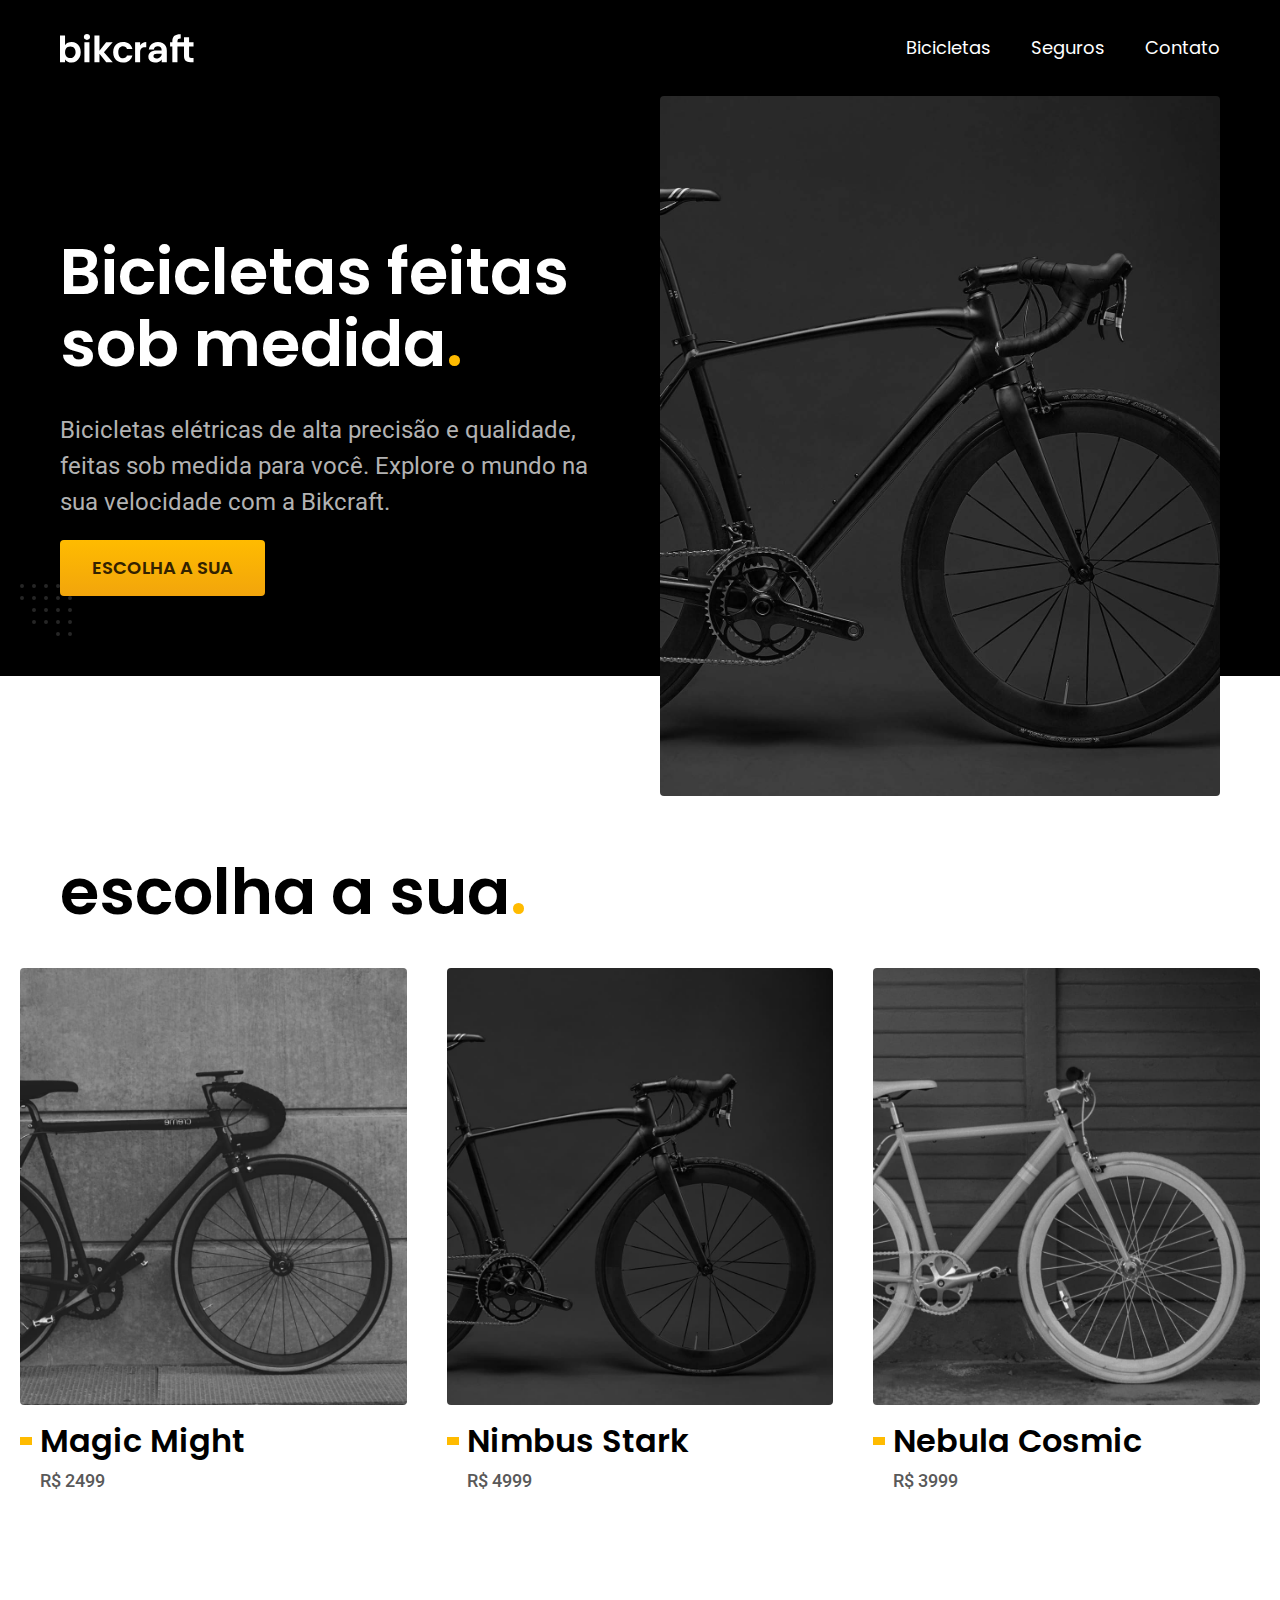
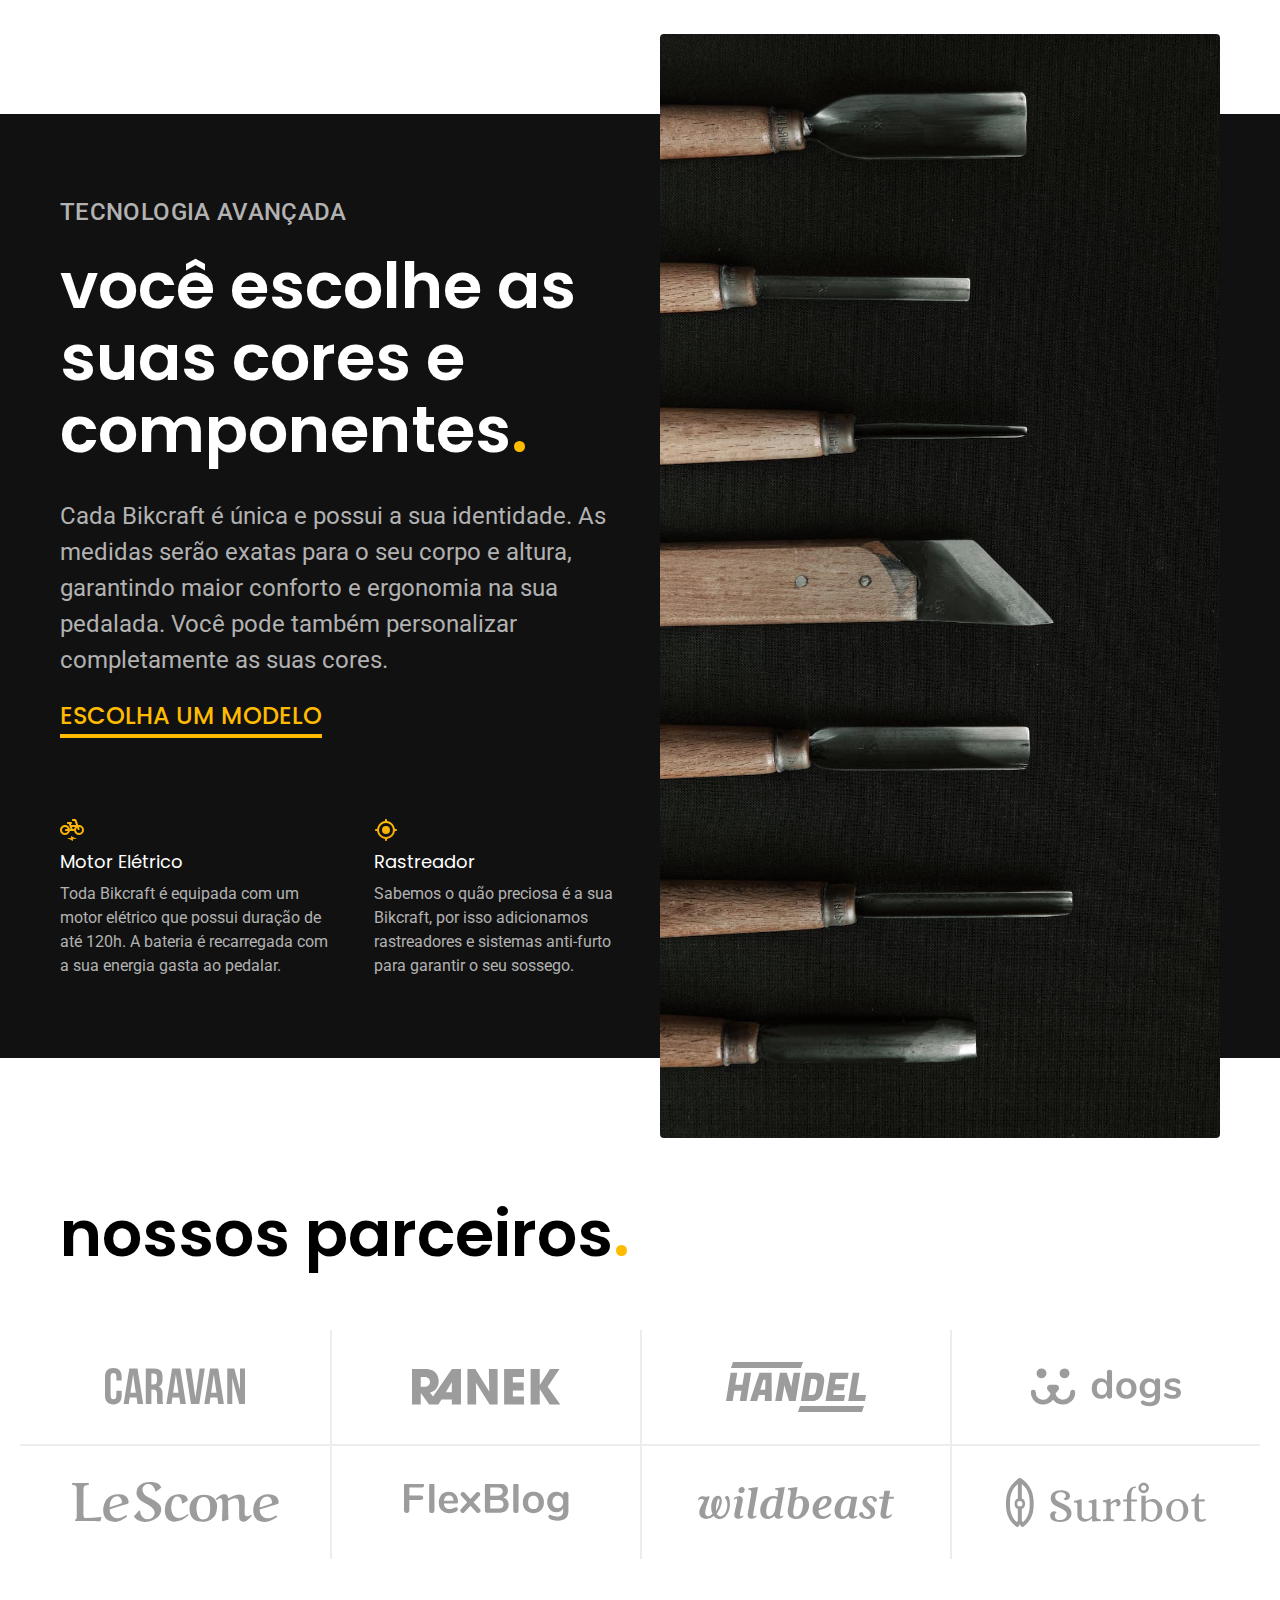
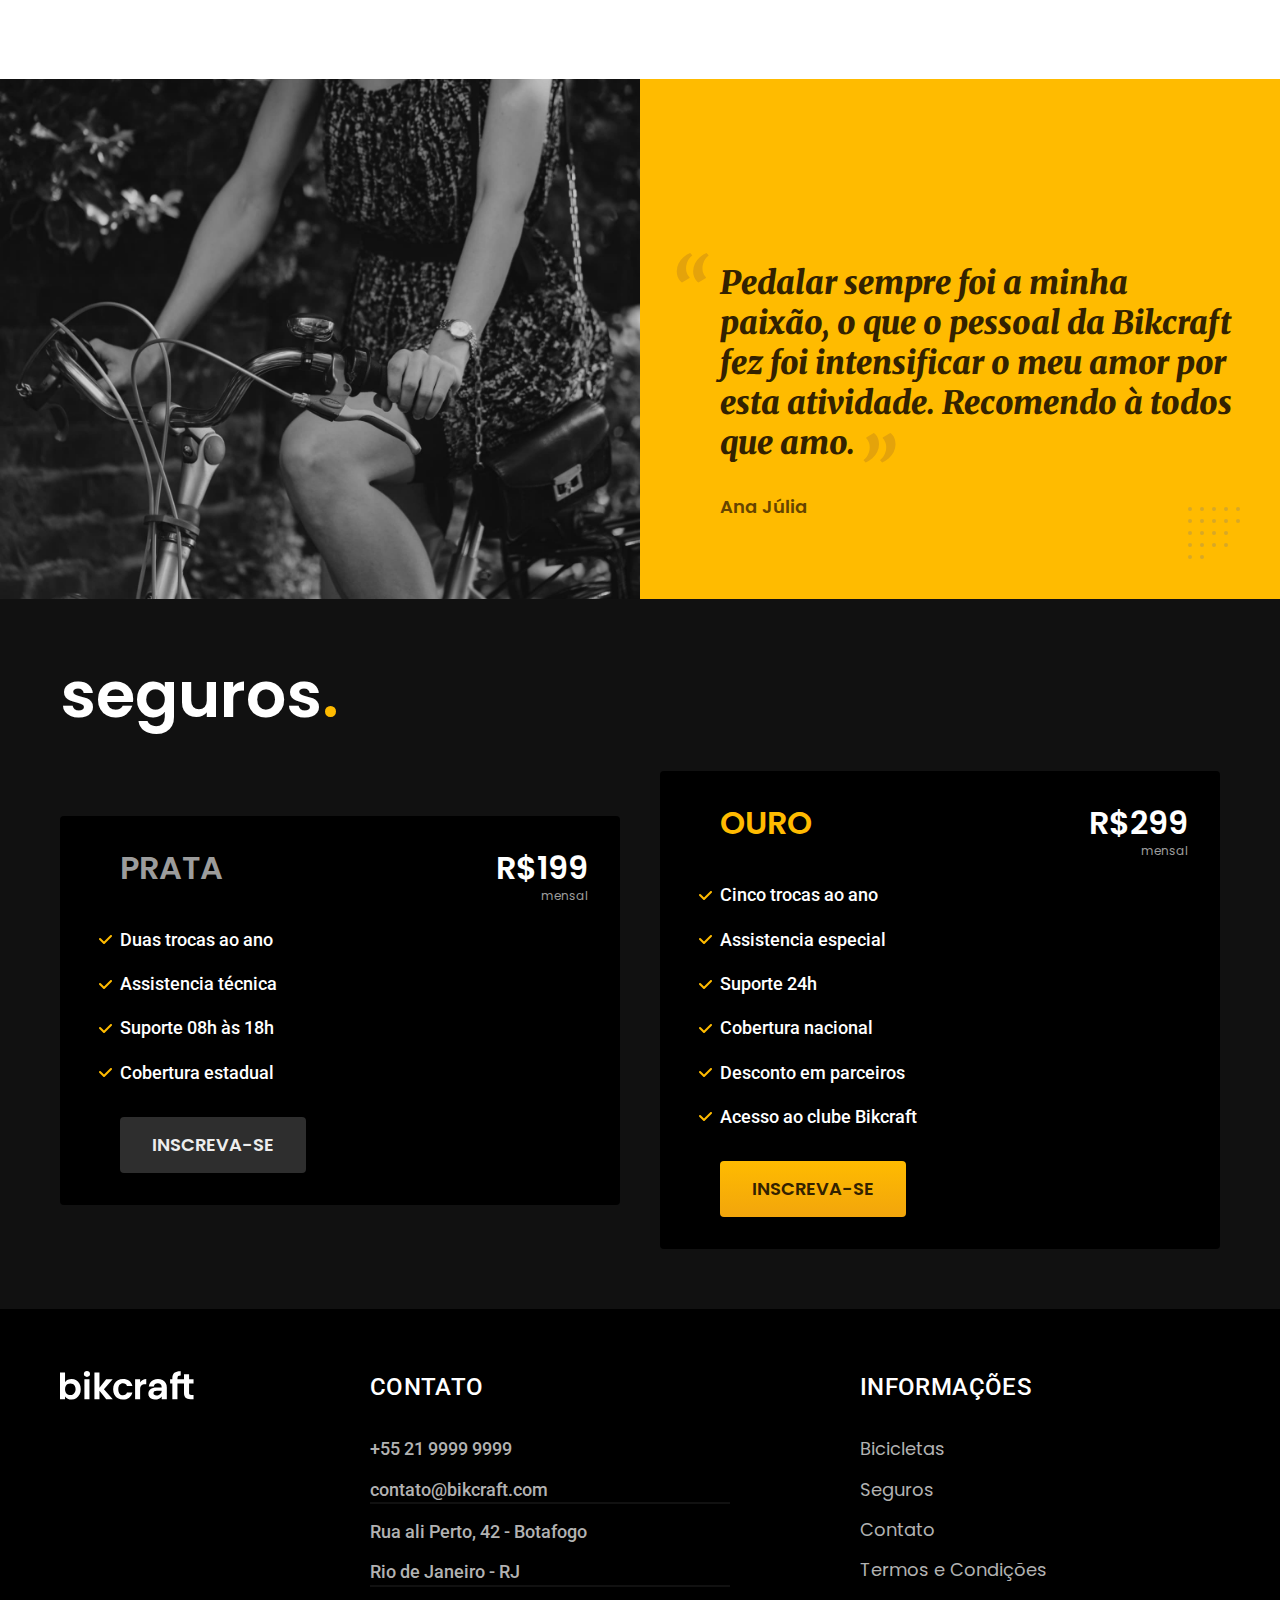
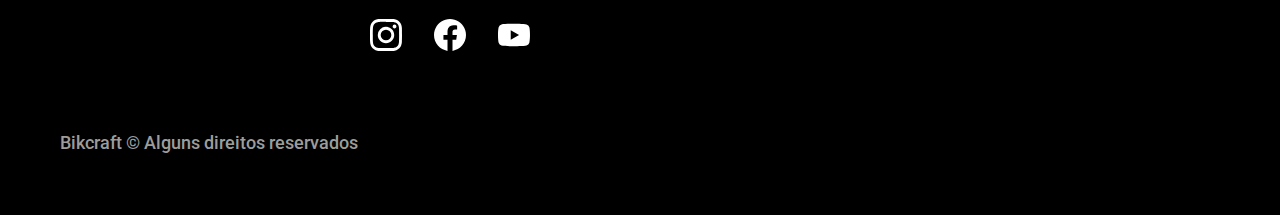
<file: index.html>
<!DOCTYPE html>
<html lang="pt-br">
<head>
    <meta charset="UTF-8">
    <meta name="viewport" content="width=device-width, initial-scale=1.0">
    <title>Bikcraft - Bicicletas Elétricas</title>
    <meta name="description" content="Bicicletas elétricas de alta precisão e qualidade, feitas sob medida para o cliente. Explore o mundo na sua velocidade com a Bikcraft.">

    <link rel="icon" href="favicon.svg" type="image/svg+xml">
    <link rel="preload" href="./css/style.min.css" as="style">
    <link rel="stylesheet" href="./css/style.min.css">

    <link rel="preconnect" href="https://fonts.googleapis.com">
    <link rel="preconnect" href="https://fonts.gstatic.com" crossorigin>
    <link href="https://fonts.googleapis.com/css2?family=Merriweather:ital,wght@1,900&family=Poppins:ital,wght@0,100;0,200;0,300;0,400;0,500;0,600;0,700;0,800;0,900;1,100;1,200;1,300;1,400;1,500;1,600;1,700;1,800;1,900&family=Roboto:ital,wght@0,100;0,300;0,400;0,500;0,700;0,900;1,100;1,300;1,400;1,500;1,700;1,900&display=swap" rel="stylesheet">

    <script>document.documentElement.classList.add('js')</script>
</head>
<body>
    <header class="header-bg">
        <div class="header container">
            <a href="./index.html">
                <img src="./img/bikcraft.svg" width="136" height="32" alt="bikcraft">
            </a>
            <nav aria-label="primaria">
                <ul class="header-menu cor-0 font-1-m">
                    <li><a href="./bicicletas.html">Bicicletas</a></li>
                    <li><a href="./seguros.html">Seguros</a></li>
                    <li><a href="./contato.html">Contato</a></li>
                </ul>
            </nav>
        </div>
    </header>

    <main class="introducao-bg">
        <div class="introducao container">
            <div class="introducao-conteudo">
                <h1 class="font-1-xxl cor-0 fadeInDown" data-anime="200">Bicicletas feitas sob medida<span class="cor-p1">.</span></h1>
                <p class="font-2-l cor-5 fadeInDown" data-anime="400">Bicicletas elétricas de alta precisão e qualidade, feitas sob medida para você. Explore o mundo na sua velocidade com a Bikcraft.</p>
                <a class="botao fadeInDown" data-anime="600" href="./bicicletas.html">Escolha a sua</a>
            </div>
            <picture class="fadeInDown" data-anime="800">
                <source media="(max-width:800px)" srcset="./img/bicicletas/Nimbus.jpg">
                <img src="./img/fotos/introducao.jpg" width="1280" height="1600" alt="Bicicleta elétrica preta">
            </picture>
        </div>
    </main>

    <article class="bicicletas-lista">
        <h2 class="container font-1-xxl">escolha a sua<span class="cor-p1">.</span></h2>
        <ul>
            <li>
                <a href="./bicicletas/magic.html">
                    <img src="./img/bicicletas/magic-home.jpg" width="920" height="1040" alt="bicleta preta">
                    <h3 class="font-1-xl">Magic Might</h3>
                    <span class="font-2-m cor-8">R$ 2499</span>
                </a>
            </li>
            <li>
                <a href="./bicicletas/nimbus.html">
                    <img src="./img/bicicletas/nimbus-home.jpg" width="920" height="1040" alt="bicleta preta">
                    <h3 class="font-1-xl">Nimbus Stark</h3>
                    <span class="font-2-m cor-8">R$ 4999</span>
                </a>
            </li>
            <li>
                <a href="./bicicletas/nebula.html">
                    <img src="./img/bicicletas/nebula-home.jpg" width="920" height="1040" alt="bicleta preta">
                    <h3 class="font-1-xl">Nebula Cosmic</h3>
                    <span class="font-2-m cor-8">R$ 3999</span>
                </a>
            </li>
        </ul>
    </article>
    
    <article class="tecnologia-bg">
        <div class="tecnologia container">
            <div class="tecnologia-conteudo">
                <span class="font-2-l-b cor-5">TECNOLOGIA AVANÇADA</span>
                <h2 class="font-1-xxl cor-0">você escolhe as suas cores e componentes<span class="cor-p1">.</span></h2>
                <p class="font-2-l cor-5">Cada Bikcraft é única e possui a sua identidade. As medidas serão exatas para o seu corpo e altura, garantindo maior conforto e ergonomia na sua pedalada. Você pode também personalizar completamente as suas cores.</p>
                <a class="link" href="">ESCOLHA UM MODELO</a>
                <div class="tecnologia-vantagens">
                    <div>
                        <img src="./img/icones/eletrica.svg" width="24" height="24" alt="">
                        <h3 class="font-1-m cor-0">Motor Elétrico</h3>
                        <p class="font-2-s cor-5">Toda Bikcraft é equipada com um motor elétrico que possui duração de até 120h. A bateria é recarregada com a sua energia gasta ao pedalar.</p>
                    </div>
                    <div>
                        <img src="./img/icones/rastreador.svg" width="24" height="24" alt="">
                        <h3 class="font-1-m cor-0">Rastreador</h3>
                        <p class="font-2-s cor-5">Sabemos o quão preciosa é a sua Bikcraft, por isso adicionamos rastreadores e sistemas anti-furto para garantir o seu sossego.</p>
                    </div>
                </div>
            </div>
            <div class="tecnologia-imagem"><img src="./img/fotos/tecnologia.jpg" width="1200" height="1920" alt=""></div>
        </div>
    </article>


    <section class="parceiros" aria-label="Nossos Parceiros">
        <h2 class="container font-1-xxl">nossos parceiros<span class="cor-p1">.</span></h2>
        
        <ul>
            <li><img src="./img/parceiros/caravan.svg" width="140" height="38" alt="Caravan"></li>
            <li><img src="./img/parceiros/ranek.svg" width="149" height="36" alt="ranek"></li>
            <li><img src="./img/parceiros/handel.svg" width="140" height="50" alt="handel"></li>
            <li><img src="./img/parceiros/dogs.svg" width="152" height="39" alt="dogs"></li>
            <li><img src="./img/parceiros/lescone.svg" width="208" height="41" alt="lescone"></li>
            <li><img src="./img/parceiros/flexblog.svg" width="165" height="38" alt="flexblog"></li>
            <li><img src="./img/parceiros/wildbeast.svg" width="196" height="34" alt="wildbeast"></li>
            <li><img src="./img/parceiros/surfbot.svg" width="200" height="49" alt="surfbot"></li>
        </ul>
    </section>

    <section class="depoimento" aria-label="Depoimento">
        <div>
            <img src="./img/fotos/depoimento.jpg" width="1560" height="1360" alt="Pessoa pedalando uma bicicleta Bikcraft">
        </div>
        <div class="depoimento-conteudo">
            <blockquote class="font-1-xl cor-p5">
                <p>Pedalar sempre foi a minha paixão, o que o pessoal da Bikcraft fez foi intensificar o meu amor por esta atividade. Recomendo à todos que amo.</p>
            </blockquote>
            <span class="font-1-m-b cor-p4">Ana Júlia</span>
        </div>
    </section>

    <article class="seguros-bg">
        <div class="seguros container">
            <h2 class="font-1-xxl cor-0">seguros<span class="cor-p1">.</span></h2>
            <div class="seguros-item">
                <h3 class="font-1-xl cor-6">PRATA</h3>
                <span class="font-1-xl cor-0">R$199 <span class="font-1-xs cor-6">mensal</span></span>
                <ul class="font-2-m cor-0">
                    <li>Duas trocas ao ano</li>
                    <li>Assistencia técnica</li>
                    <li>Suporte 08h às 18h</li>
                    <li>Cobertura estadual</li>
                </ul>
                <a class="botao secundario" href="./orcamento.html?tipo=seguro&produto=prata">INSCREVA-SE</a>
            </div>

            <div class="seguros-item">
                <h3 class="font-1-xl cor-p1">OURO</h3>
                <span class="font-1-xl cor-0">R$299 <span class="font-1-xs cor-6">mensal</span></span>
                <ul class="font-2-m cor-0">
                    <li>Cinco trocas ao ano</li>
                    <li>Assistencia especial</li>
                    <li>Suporte 24h</li>
                    <li>Cobertura nacional</li>
                    <li>Desconto em parceiros</li>
                    <li>Acesso ao clube Bikcraft</li>
                </ul>
                <a class="botao" href="./orcamento.html?tipo=seguro&produto=ouro">INSCREVA-SE</a>
            </div>

        </div>
    </article>

    <footer class="footer-bg">
        <div class="footer container">
            <img src="./img/bikcraft.svg" width="136" height="32" alt="Bikcraft">
            <div class="footer-contato">
                <h3 class="font-2-l-b cor-0">Contato</h3>
                <ul class="font-2-m cor-5">
                    <li><a href="tel:+552199999999">+55 21 9999 9999</a></li>
                    <li><a href="mailto:contato@bikcraft.com">contato@bikcraft.com</a></li>
                    <li>Rua ali Perto, 42 - Botafogo</li>
                    <li>Rio de Janeiro - RJ</li>
                </ul>
                <div class="footer-redes">
                    <a href="./">
                        <img src="./img/redes/instagram.svg" width="32" height="32" alt="Instagram">
                    </a>
                    <a href="./">
                        <img src="./img/redes/facebook.svg" width="32" height="32" alt="Facebook">
                    </a>
                    <a href="./">
                        <img src="./img/redes/youtube.svg" width="32" height="32" alt="Youtube">
                    </a>
                </div>
            </div>
            <div class="footer-informacoes">
                <h3 class="font-2-l-b cor-0">Informações</h3>
                <nav>
                    <ul class="font-1-m cor-5">
                        <li><a href="./bicicletas.html">Bicicletas</a></li>
                        <li><a href="./seguros.html">Seguros</a></li>
                        <li><a href="./contato.html">Contato</a></li>
                        <li><a href="./termos.html">Termos e Condições</a></li>
                    </ul>
                </nav>
            </div>
            <p class="footer-copy font-2-m cor-6">Bikcraft © Alguns direitos reservados</p>
        </div>
    </footer>

    <script src="./js/plugins/simple-anime.js"></script>
    <script src="./js/script.js"></script>
</body>
</html>
</file>
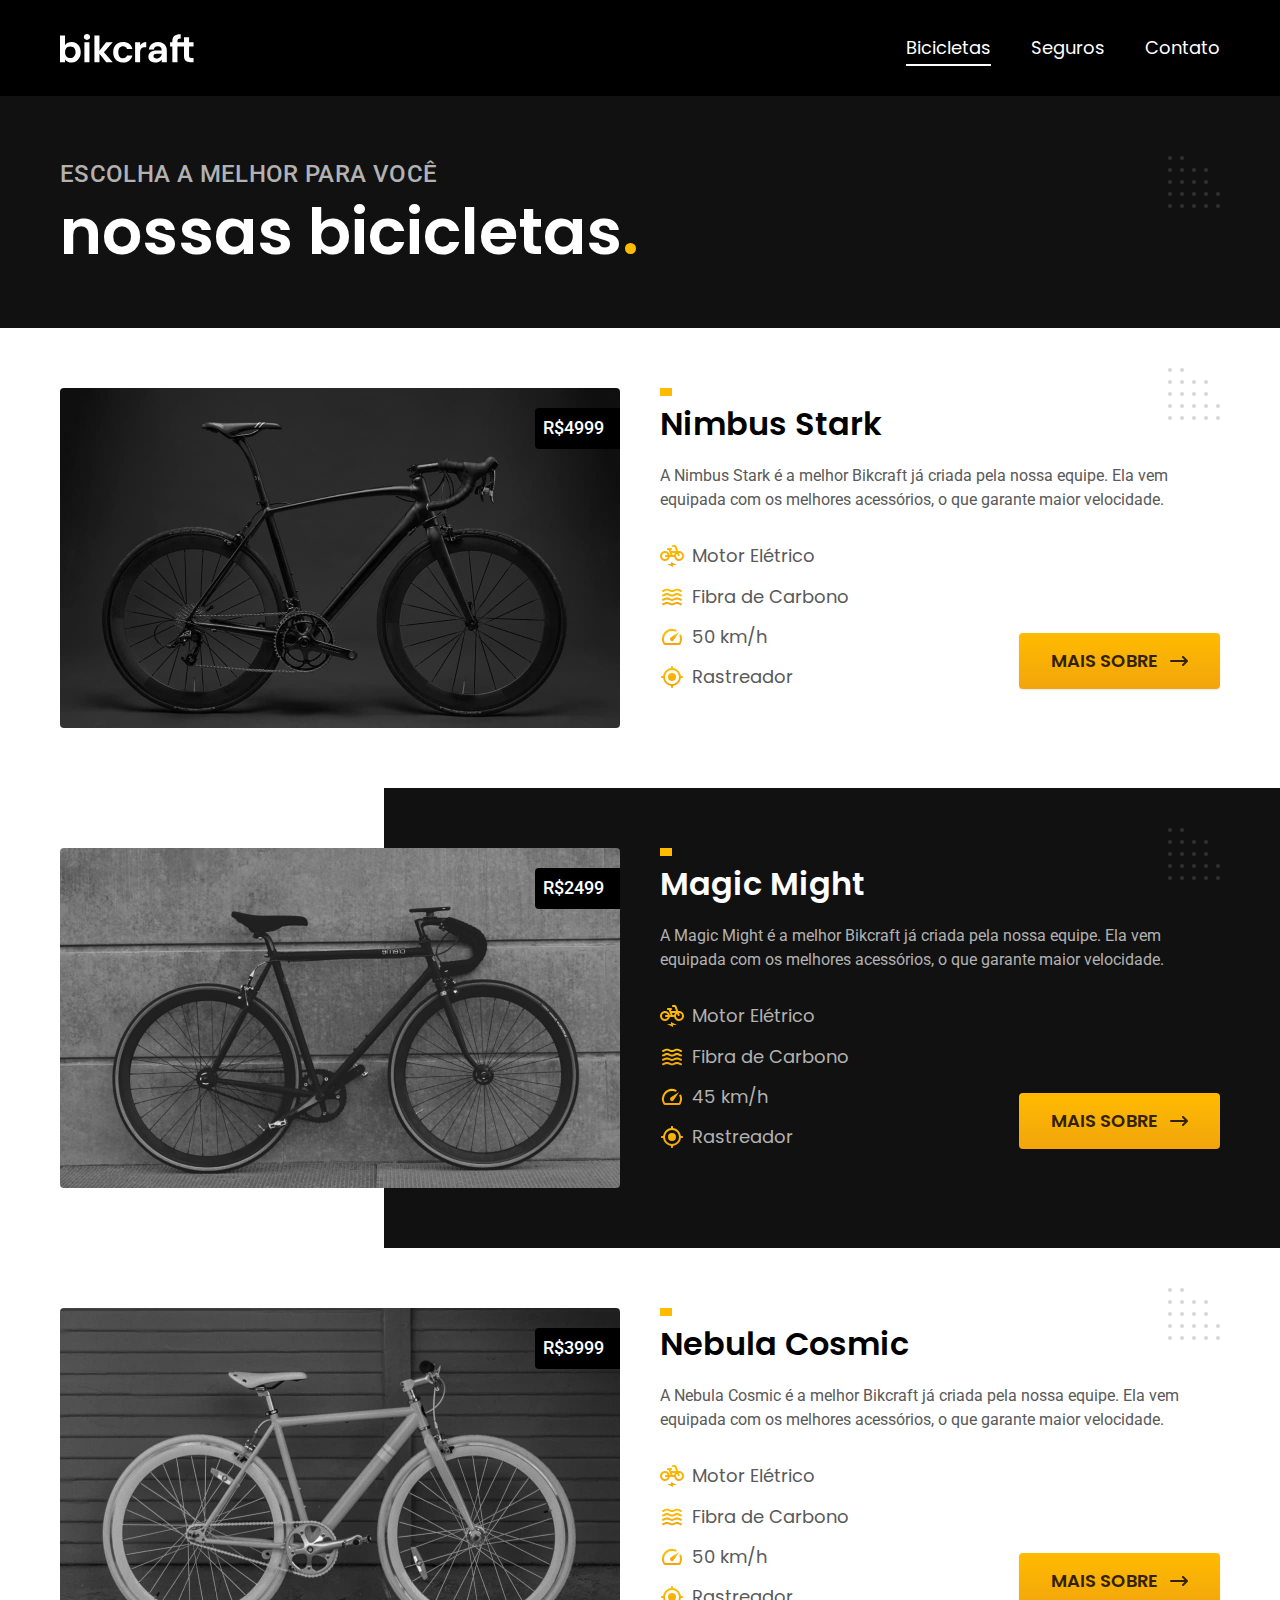
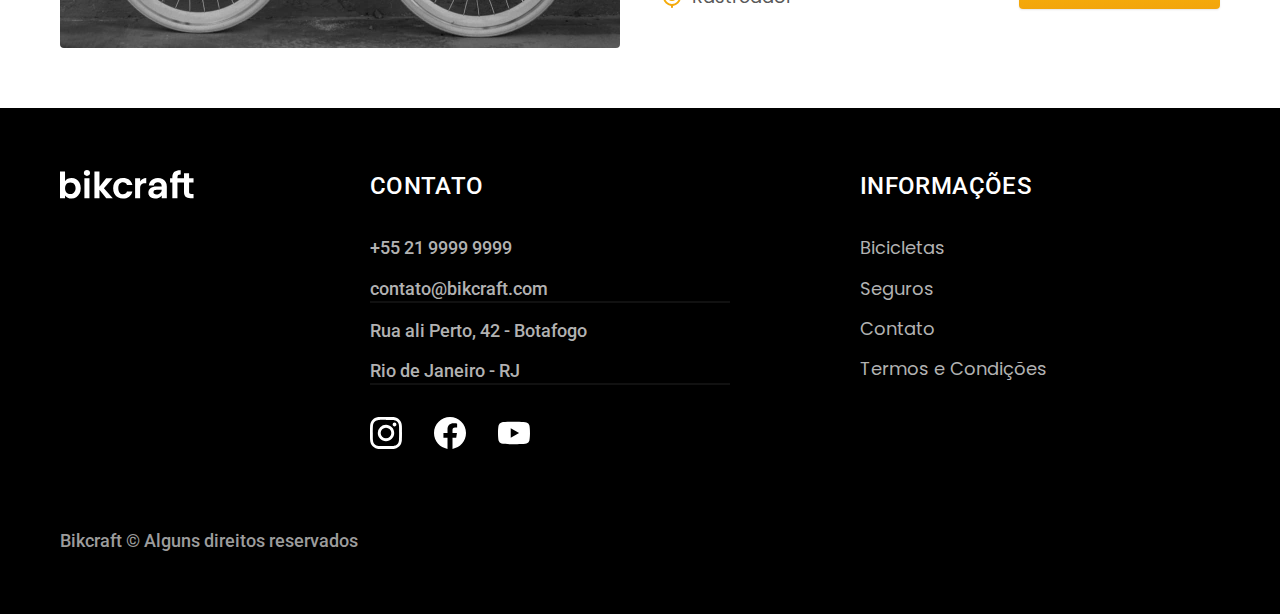
<file: bicicletas.html>
<!DOCTYPE html>
<html lang="pt-br">
<head>
    <meta charset="UTF-8">
    <meta name="viewport" content="width=device-width, initial-scale=1.0">
    <title>Bicicletas | Bikcraft</title>
    <meta name="description" content="Termos e Condições.">

    <link rel="icon" href="favicon.svg" type="image/svg+xml">
    <link rel="preload" href="./css/style.min.css" as="style">
    <link rel="stylesheet" href="./css/style.min.css">
    <link rel="preconnect" href="https://fonts.googleapis.com">
    <link rel="preconnect" href="https://fonts.gstatic.com" crossorigin>
    <link href="https://fonts.googleapis.com/css2?family=Merriweather:ital,wght@1,900&family=Poppins:ital,wght@0,100;0,200;0,300;0,400;0,500;0,600;0,700;0,800;0,900;1,100;1,200;1,300;1,400;1,500;1,600;1,700;1,800;1,900&family=Roboto:ital,wght@0,100;0,300;0,400;0,500;0,700;0,900;1,100;1,300;1,400;1,500;1,700;1,900&display=swap" rel="stylesheet">
    <script>document.documentElement.classList.add('js')</script>
</head>
<body id="bicicletas">
    <header class="header-bg">
        <div class="header container">
            <a href="./index.html">
                <img src="./img/bikcraft.svg" alt="bikcraft">
            </a>
            <nav aria-label="primaria">
                <ul class="header-menu cor-0 font-1-m">
                    <li><a href="./bicicletas.html">Bicicletas</a></li>
                    <li><a href="./seguros.html">Seguros</a></li>
                    <li><a href="./contato.html">Contato</a></li>
                </ul>
            </nav>
        </div>
    </header>

    <main>
        <div class="titulo-bg">
            <div class="titulo container">
                <p class="font-2-l-b cor-5">Escolha a melhor para você</p>
                <h1 class="font-1-xxl cor-0">nossas bicicletas<span class="cor-p1">.</span></h1>
            </div>
        </div>

        
            <div class="bicicletas container">
                <div class="bicicletas-imagem">
                    <img src="./img/bicicletas/nimbus.jpg" alt="Bicicleta Preta">
                    <span class="font-2-m cor-0">R$4999</span>
                </div>
                <div class="bicicletas-conteudo">
                    <h2 class="font-1-xl">Nimbus Stark</h2>
                    <p class="font-2-s cor-8">A Nimbus Stark é a melhor Bikcraft já criada pela nossa equipe. Ela vem equipada com os melhores acessórios, o que garante maior velocidade.</p>
                    <ul class="font-1-m cor-8">
                        <li><img src="./img/icones/eletrica.svg" alt="">Motor Elétrico</li>
                        <li><img src="./img/icones/carbono.svg" alt="">Fibra de Carbono</li>
                        <li><img src="./img/icones/velocidade.svg" alt="">50 km/h</li>
                        <li><img src="./img/icones/rastreador.svg" alt="">Rastreador</li>
                    </ul>
                    <a class="botao seta" href="./bicicletas/nimbus.html">Mais sobre</a>
                </div>
            </div>
        

        <div class="bicicletas-bg">
            <div class="bicicletas container">
                <div class="bicicletas-imagem">
                    <img src="./img/bicicletas/magic.jpg" alt="Bicicleta Preta">
                    <span class="font-2-m cor-0">R$2499</span>
                </div>
                <div class="bicicletas-conteudo">
                    <h2 class="font-1-xl cor-0">Magic Might</h2>
                    <p class="font-2-s cor-5">A Magic Might é a melhor Bikcraft já criada pela nossa equipe. Ela vem equipada com os melhores acessórios, o que garante maior velocidade.</p>
                    <ul class="font-1-m cor-5">
                        <li><img src="./img/icones/eletrica.svg" alt="">Motor Elétrico</li>
                        <li><img src="./img/icones/carbono.svg" alt="">Fibra de Carbono</li>
                        <li><img src="./img/icones/velocidade.svg" alt="">45 km/h</li>
                        <li><img src="./img/icones/rastreador.svg" alt="">Rastreador</li>
                    </ul>
                    <a class="botao seta" href="./bicicletas/magic.html">Mais sobre</a>
                </div>
            </div>
        </div>

        
            <div class="bicicletas container">
                <div class="bicicletas-imagem">
                    <img src="./img/bicicletas/nebula.jpg" alt="Bicicleta Preta">
                    <span class="font-2-m cor-0">R$3999</span>
                </div>
                <div class="bicicletas-conteudo">
                    <h2 class="font-1-xl">Nebula Cosmic</h2>
                    <p class="font-2-s cor-8">A Nebula Cosmic é a melhor Bikcraft já criada pela nossa equipe. Ela vem equipada com os melhores acessórios, o que garante maior velocidade.</p>
                    <ul class="font-1-m cor-8">
                        <li><img src="./img/icones/eletrica.svg" alt="">Motor Elétrico</li>
                        <li><img src="./img/icones/carbono.svg" alt="">Fibra de Carbono</li>
                        <li><img src="./img/icones/velocidade.svg" alt="">50 km/h</li>
                        <li><img src="./img/icones/rastreador.svg" alt="">Rastreador</li>
                    </ul>
                    <a class="botao seta" href="./bicicletas/nebula.html">Mais sobre</a>
                </div>
            </div>


    </main>

    <footer class="footer-bg">
        <div class="footer container">
            <img src="./img/bikcraft.svg" alt="Bikcraft">
            <div class="footer-contato">
                <h3 class="font-2-l-b cor-0">Contato</h3>
                <ul class="font-2-m cor-5">
                    <li><a href="tel:+552199999999">+55 21 9999 9999</a></li>
                    <li><a href="mailto:contato@bikcraft.com">contato@bikcraft.com</a></li>
                    <li>Rua ali Perto, 42 - Botafogo</li>
                    <li>Rio de Janeiro - RJ</li>
                </ul>
                <div class="footer-redes">
                    <a href="./">
                        <img src="./img/redes/instagram.svg" alt="Instagram">
                    </a>
                    <a href="./">
                        <img src="./img/redes/facebook.svg" alt="Facebook">
                    </a>
                    <a href="./">
                        <img src="./img/redes/youtube.svg" alt="Youtube">
                    </a>
                </div>
            </div>
            <div class="footer-informacoes">
                <h3 class="font-2-l-b cor-0">Informações</h3>
                <nav>
                    <ul class="font-1-m cor-5">
                        <li><a href="./bicicletas.html">Bicicletas</a></li>
                        <li><a href="./seguros.html">Seguros</a></li>
                        <li><a href="./contato.html">Contato</a></li>
                        <li><a href="./termos.html">Termos e Condições</a></li>
                    </ul>
                </nav>
            </div>
            <p class="footer-copy font-2-m cor-6">Bikcraft © Alguns direitos reservados</p>
        </div>
    </footer>
    <script src="./js/script.js"></script>
</body>
</html>
</file>
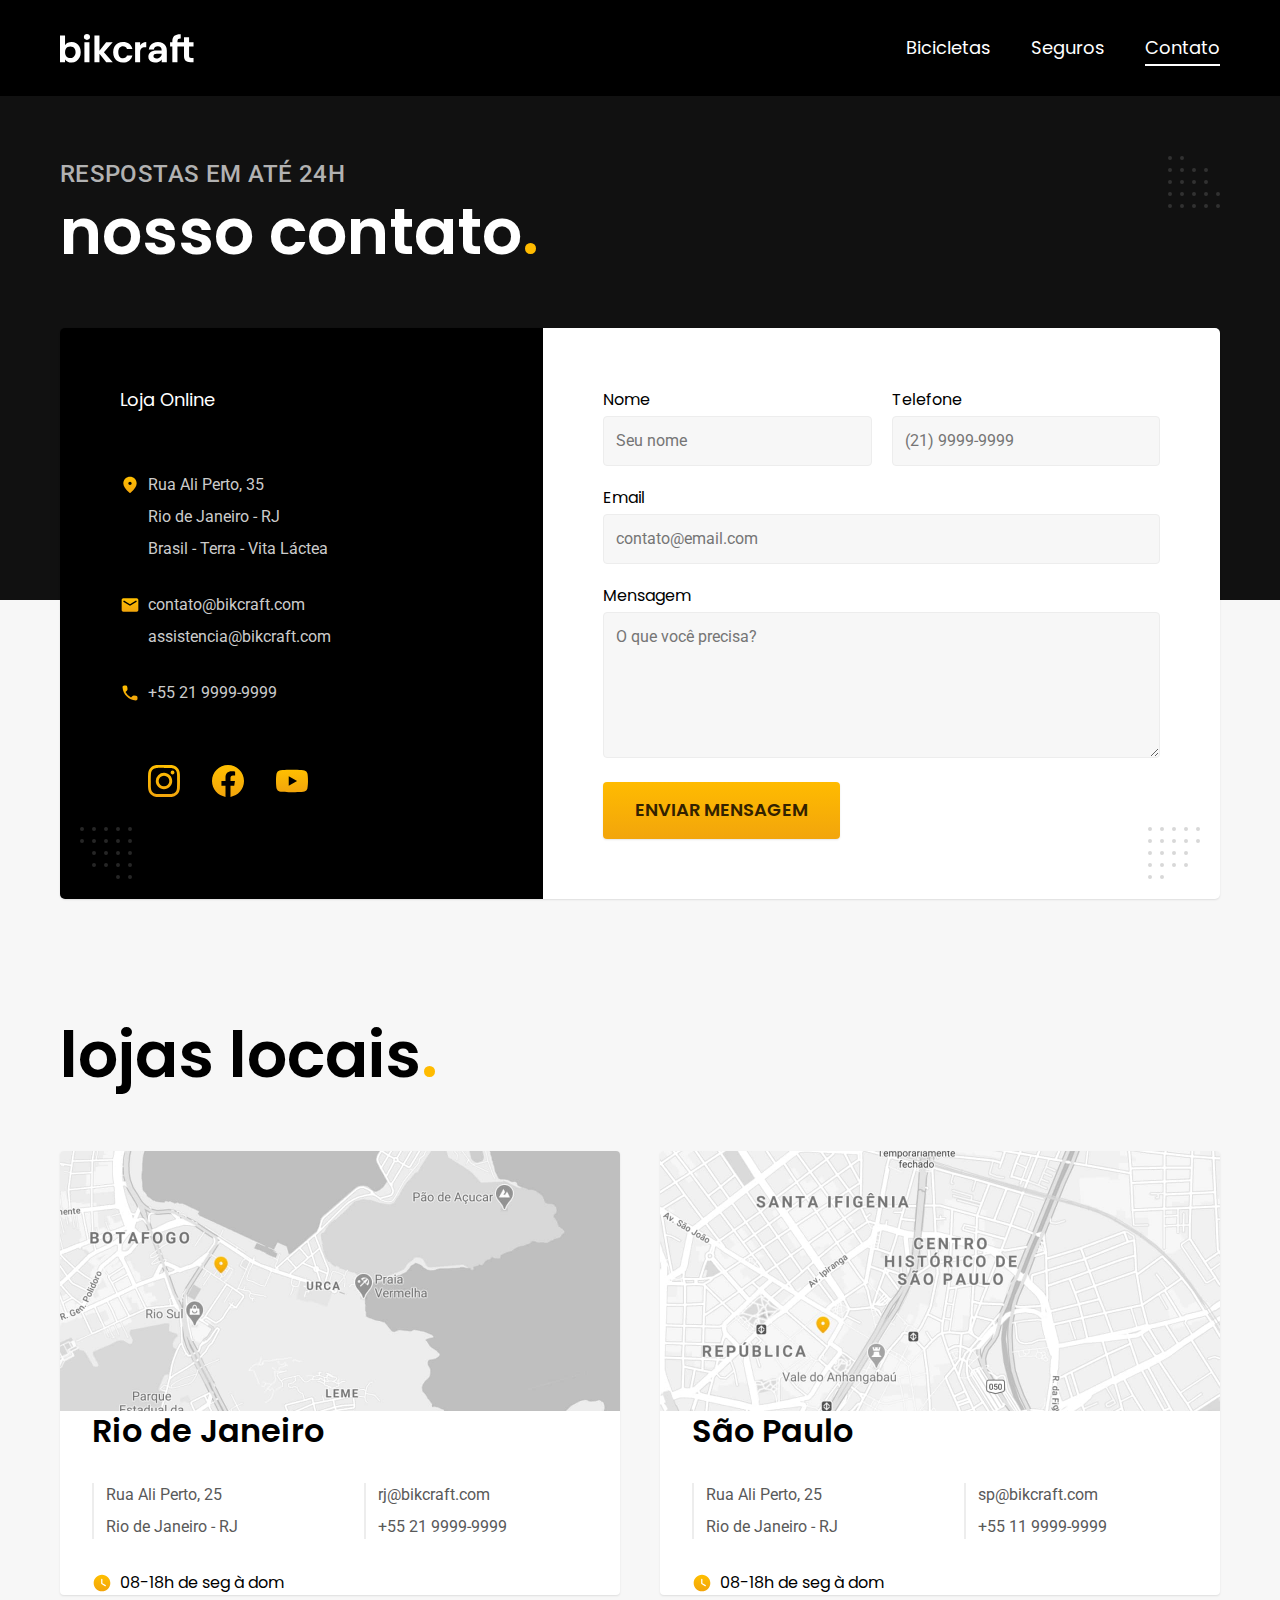
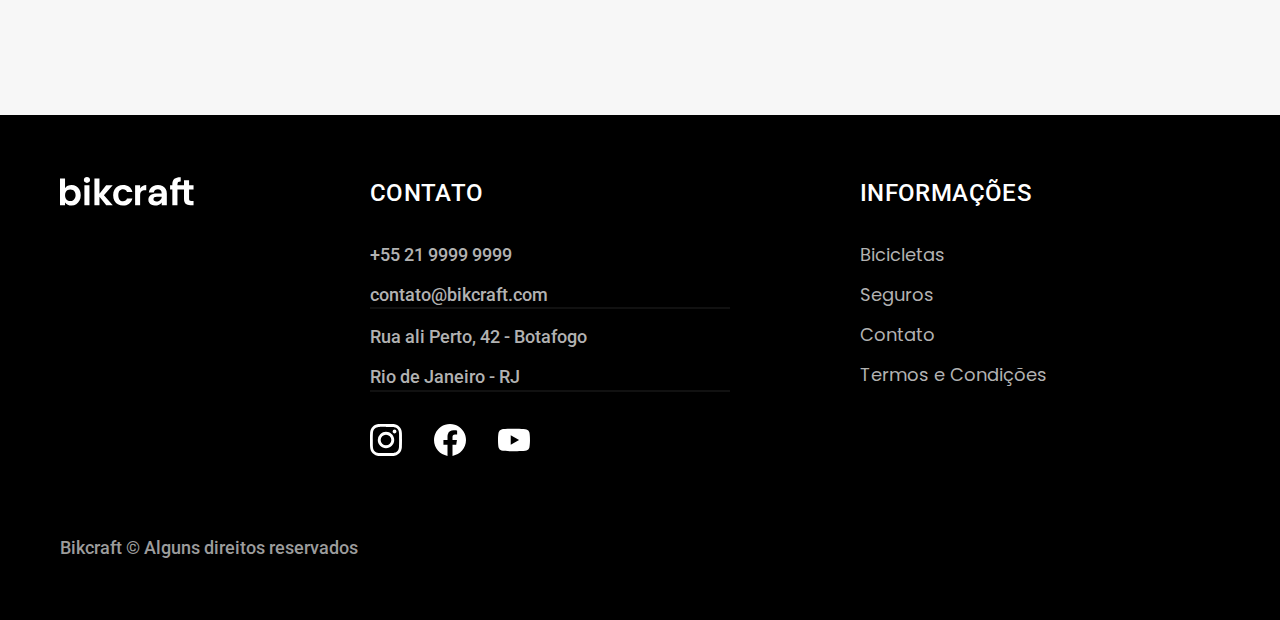
<file: contato.html>
<!DOCTYPE html>
<html lang="pt-br">
<head>
    <meta charset="UTF-8">
    <meta name="viewport" content="width=device-width, initial-scale=1.0">
    <title>Contato | Bikcraft</title>
    <meta name="description" content="Contato.">

    <link rel="icon" href="favicon.svg" type="image/svg+xml">
    <link rel="preload" href="./css/style.min.css" as="style">
    <link rel="stylesheet" href="./css/style.min.css">
    <link rel="preconnect" href="https://fonts.googleapis.com">
    <link rel="preconnect" href="https://fonts.gstatic.com" crossorigin>
    <link href="https://fonts.googleapis.com/css2?family=Merriweather:ital,wght@1,900&family=Poppins:ital,wght@0,100;0,200;0,300;0,400;0,500;0,600;0,700;0,800;0,900;1,100;1,200;1,300;1,400;1,500;1,600;1,700;1,800;1,900&family=Roboto:ital,wght@0,100;0,300;0,400;0,500;0,700;0,900;1,100;1,300;1,400;1,500;1,700;1,900&display=swap" rel="stylesheet">
    <script>document.documentElement.classList.add('js')</script>
</head>
<body id="contato">
    <header class="header-bg">
        <div class="header container">
            <a href="./index.html">
                <img src="./img/bikcraft.svg" alt="bikcraft">
            </a>
            <nav aria-label="primaria">
                <ul class="header-menu cor-0 font-1-m">
                    <li><a href="./bicicletas.html">Bicicletas</a></li>
                    <li><a href="./seguros.html">Seguros</a></li>
                    <li><a href="./contato.html">Contato</a></li>
                </ul>
            </nav>
        </div>
    </header>

    <main>
        <div class="titulo-bg">
            <div class="titulo container">
                <p class="font-2-l-b cor-5">Respostas em até 24h</p>
                <h1 class="font-1-xxl cor-0">nosso contato<span class="cor-p1">.</span></h1>
            </div>
        </div>

        <div class="contato container">
            <section class="contato-dados" aria-label="Endereço">
                <h2 class="font-1-m cor-0">Loja Online</h2>
                <div class="contato-endereco font-2-s cor-4">
                    <p>Rua Ali Perto, 35</p>
                    <p>Rio de Janeiro - RJ</p>
                    <p>Brasil - Terra - Vita Láctea</p>
                </div>
                <address class="contato-meios font-2-s cor-4">
                    <a href="mailto:contato@bikcraft.com">contato@bikcraft.com</a>
                    <a href="mailto:assistencia@bikcraft.com">assistencia@bikcraft.com</a>
                    <a href="tel:+552199999999">+55 21 9999-9999</a>
                </address>
                <div class="contato-redes">
                    <a href="./">
                        <img src="./img/redes/instagram-p.svg" alt="Instagram">
                    </a>
                    <a href="./">
                        <img src="./img/redes/facebook-p.svg" alt="Facebook">
                    </a>
                    <a href="./">
                        <img src="./img/redes/youtube-p.svg" alt="Youtube">
                    </a>
                </div>
            </section>
            <section class="contato-formulario" aria-label="Formulário">
              <form class="form" action="./enviar.php" method="post">
                <div>
                    <label for="nome">Nome</label>
                    <input type="text" id="nome" name="nome" placeholder="Seu nome">
                </div>
                <div>
                    <label for="telefone">Telefone</label>
                    <input type="text" id="telefone" name="telefone" placeholder="(21) 9999-9999">
                </div>
                <div class="col-2">
                    <label for="email">Email</label>
                    <input type="email" id="email" name="email" placeholder="contato@email.com" required>
                </div>
                <div class="col-2">
                    <label for="mensagem">Mensagem</label>
                    <textarea rows="5" id="mensagem" name="mensagem" placeholder="O que você precisa?"></textarea>
                </div>
                <button class="botao col-2">Enviar Mensagem</button>
              </form>  
            </section>
        </div>
    </main>

    <article class="lojas container">
        <h2 class="font-1-xxl">lojas locais<span class="cor-p1">.</span></h2>
        <div class="lojas-item">
            <img src="./img/lojas/rj.jpg" alt="mapa marcando endereço em Rua Ali Perto, 25 - Rio de Janeiro - Rj">
            <div class="lojas-conteudo">
                <h3 class="font-1-xl">Rio de Janeiro</h3>
                <div class="lojas-dados font-2-s cor-8">
                    <p>Rua Ali Perto, 25</p>
                    <p>Rio de Janeiro - RJ</p>
                </div>
                <div class="lojas-dados font-2-s cor-8">
                    <a href="mailto:rj@bikcraft.com">rj@bikcraft.com</a>
                    <a href="tel:+552199999999">+55 21 9999-9999</a>
                </div>
                <p class="lojas-tempo font-1-s"><img src="./img/icones/horario.svg" alt="">08-18h de seg à dom</p>
                        </div>
            </div>

        <div class="lojas-item">
            <img src="./img/lojas/sp.jpg" alt="mapa marcando endereço em Rua Ali Perto, 25 - São Paulo - SP">
            <div class="lojas-conteudo">
                <h3 class="font-1-xl">São Paulo</h3>
                <div class="lojas-dados font-2-s cor-8">
                    <p>Rua Ali Perto, 25</p>
                    <p>Rio de Janeiro - RJ</p>
                </div>
                <div class="lojas-dados font-2-s cor-8">
                    <a href="mailto:sp@bikcraft.com">sp@bikcraft.com</a>
                    <a href="tel:+551199999999">+55 11 9999-9999</a>
                </div>
                <p class="lojas-tempo font-1-s"><img src="./img/icones/horario.svg" alt="">08-18h de seg à dom</p>
                </div>
            </div>
    </article>

    <footer class="footer-bg">
        <div class="footer container">
            <img src="./img/bikcraft.svg" alt="Bikcraft">
            <div class="footer-contato">
                <h3 class="font-2-l-b cor-0">Contato</h3>
                <ul class="font-2-m cor-5">
                    <li><a href="tel:+552199999999">+55 21 9999 9999</a></li>
                    <li><a href="mailto:contato@bikcraft.com">contato@bikcraft.com</a></li>
                    <li>Rua ali Perto, 42 - Botafogo</li>
                    <li>Rio de Janeiro - RJ</li>
                </ul>
                <div class="footer-redes">
                    <a href="./">
                        <img src="./img/redes/instagram.svg" alt="Instagram">
                    </a>
                    <a href="./">
                        <img src="./img/redes/facebook.svg" alt="Facebook">
                    </a>
                    <a href="./">
                        <img src="./img/redes/youtube.svg" alt="Youtube">
                    </a>
                </div>
            </div>
            <div class="footer-informacoes">
                <h3 class="font-2-l-b cor-0">Informações</h3>
                <nav>
                    <ul class="font-1-m cor-5">
                        <li><a href="./bicicletas.html">Bicicletas</a></li>
                        <li><a href="./seguros.html">Seguros</a></li>
                        <li><a href="./contato.html">Contato</a></li>
                        <li><a href="./termos.html">Termos e Condições</a></li>
                    </ul>
                </nav>
            </div>
            <p class="footer-copy font-2-m cor-6">Bikcraft © Alguns direitos reservados</p>
        </div>
    </footer>

    <script src="./js/script.js"></script>
    <script src="./js/formulario.js"></script>
</body>
</html>
</file>
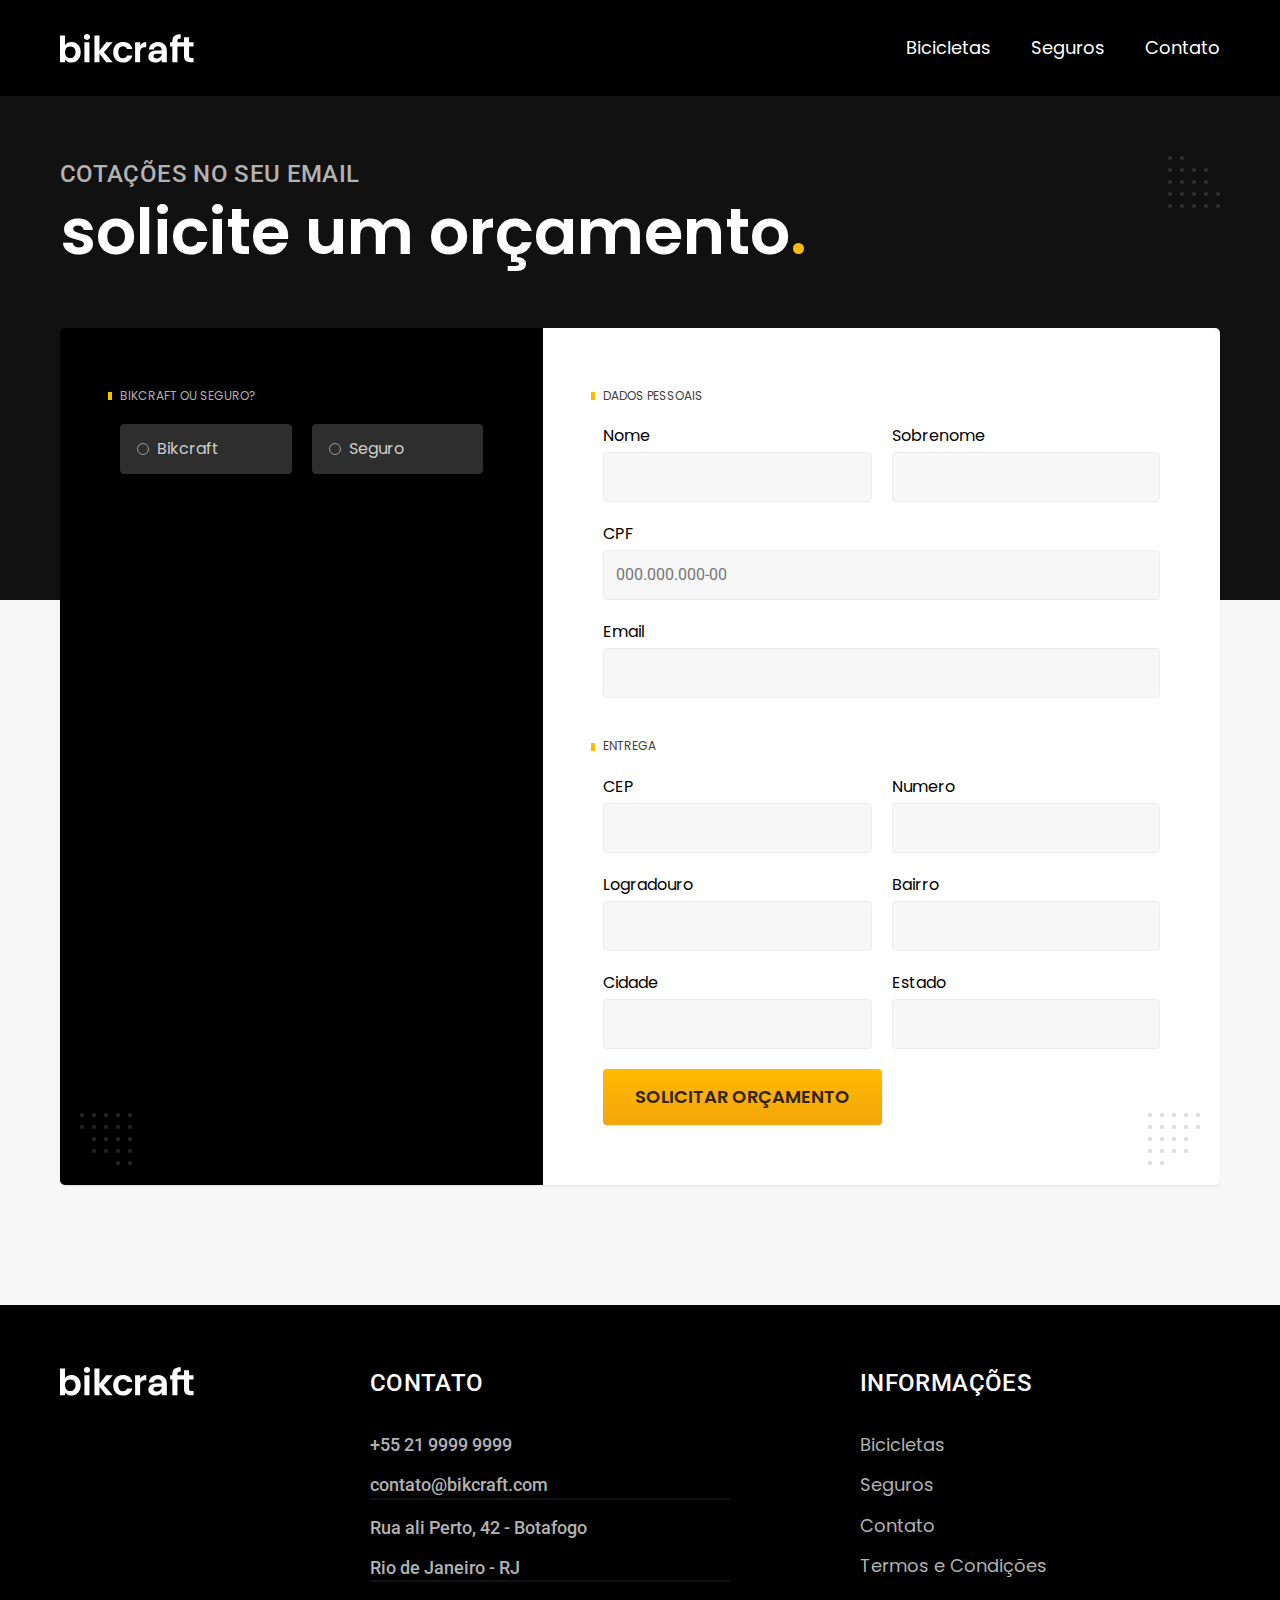
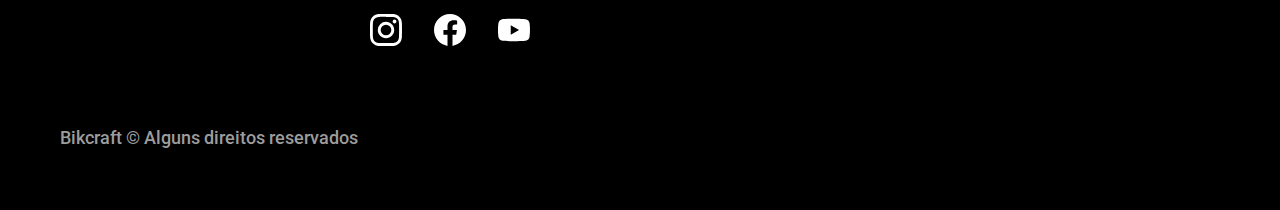
<file: orcamento.html>
<!DOCTYPE html>
<html lang="pt-br">
<head>
    <meta charset="UTF-8">
    <meta name="viewport" content="width=device-width, initial-scale=1.0">
    <title>Orçamento | Bikcraft</title>
    <meta name="description" content="Orçamento.">

    <link rel="icon" href="favicon.svg" type="image/svg+xml">
    <link rel="preload" href="./css/style.min.css" as="style">
    <link rel="stylesheet" href="./css/style.min.css">
    <link rel="preconnect" href="https://fonts.googleapis.com">
    <link rel="preconnect" href="https://fonts.gstatic.com" crossorigin>
    <link href="https://fonts.googleapis.com/css2?family=Merriweather:ital,wght@1,900&family=Poppins:ital,wght@0,100;0,200;0,300;0,400;0,500;0,600;0,700;0,800;0,900;1,100;1,200;1,300;1,400;1,500;1,600;1,700;1,800;1,900&family=Roboto:ital,wght@0,100;0,300;0,400;0,500;0,700;0,900;1,100;1,300;1,400;1,500;1,700;1,900&display=swap" rel="stylesheet">
    <script>document.documentElement.classList.add('js')</script>
</head>
<body id="orcamento">
    <header class="header-bg">
        <div class="header container">
            <a href="./index.html">
                <img src="./img/bikcraft.svg" alt="bikcraft">
            </a>
            <nav aria-label="primaria">
                <ul class="header-menu cor-0 font-1-m">
                    <li><a href="./bicicletas.html">Bicicletas</a></li>
                    <li><a href="./seguros.html">Seguros</a></li>
                    <li><a href="./contato.html">Contato</a></li>
                </ul>
            </nav>
        </div>
    </header>

    <main>
        <div class="titulo-bg">
            <div class="titulo container">
                <p class="font-2-l-b cor-5">Cotações no seu email</p>
                <h1 class="font-1-xxl cor-0">solicite um orçamento<span class="cor-p1">.</span></h1>
            </div>
        </div>

        <form class="orcamento container" action="./enviar.php" method="post">
            <div class="orcamento-produto">
                <h2 class="font-1-xs cor-5">Bikcraft ou Seguro?</h2>

                <input type="radio" name="tipo" value="bikcraft" id="bikcraft">
                <label for="bikcraft">Bikcraft</label>

                <input type="radio" name="tipo" value="seguro" id="seguro">
                <label for="seguro">Seguro</label>

                <div class="orcamento-conteudo" id="orcamento-bikcraft">
                    <h2 class="font-1-xs cor-5">Escolha a sua</h2>

                    <input type="radio" name="produto" value="nimbus" id="nimbus">
                    <label for="nimbus">Nimbus Stark <span>R$ 4999</span></label>
                    <div class="orcamento-detalhes">
                        <ul class="font-1-xs cor-9">
                            <li><img src="./img/icones/eletrica.svg" alt="">Motor Elétrico</li>
                            <li><img src="./img/icones/carbono.svg" alt="">Fibra de Carbono</li>
                            <li><img src="./img/icones/velocidade.svg" alt="">50 km/h</li>
                            <li><img src="./img/icones/rastreador.svg" alt="">Rastreador</li>
                        </ul>
                        <img src="./img/bicicletas/nimbus.jpg" alt="Bicicleta preta">
                    </div>

                    <input type="radio" name="produto" value="magic" id="magic">
                    <label for="magic">Magic Might <span>R$ 2499</span></label>
                    <div class="orcamento-detalhes">
                        <ul class="font-1-xs cor-9">
                            <li><img src="./img/icones/eletrica.svg" alt="">Motor Elétrico</li>
                            <li><img src="./img/icones/carbono.svg" alt="">Fibra de Carbono</li>
                            <li><img src="./img/icones/velocidade.svg" alt="">45 km/h</li>
                            <li><img src="./img/icones/rastreador.svg" alt="">Rastreador</li>
                        </ul>
                        <img src="./img/bicicletas/magic.jpg" alt="Bicicleta preta">
                    </div>

                    <input type="radio" name="produto" value="nebula" id="nebula">
                    <label for="nebula">Nebula Cosmic <span>R$ 3999</span></label>
                    <div class="orcamento-detalhes">
                        <ul class="font-1-xs cor-9">
                            <li><img src="./img/icones/eletrica.svg" alt="">Motor Elétrico</li>
                            <li><img src="./img/icones/carbono.svg" alt="">Fibra de Carbono</li>
                            <li><img src="./img/icones/velocidade.svg" alt="">40 km/h</li>
                            <li><img src="./img/icones/rastreador.svg" alt="">Rastreador</li>
                        </ul>
                        <img src="./img/bicicletas/nebula.jpg" alt="Bicicleta Branca">
                    </div>
                </div>

                <div class="orcamento-conteudo" id="orcamento-seguro">
                    <h2 class="font-1-xs cor-5">Escolha o plano</h2>

                    <input type="radio" name="produto" value="prata" id="prata">
                    <label for="prata">Prata <span>R$ 199</span></label>

                    <input type="radio" name="produto" value="ouro" id="ouro">
                    <label for="ouro">Ouro <span>R$ 299</span></label>
                </div>

            </div>
            <div class="orcamento-dados form">
                <h2 class="font-1-xs cor-9 col-2">dados pessoais</h2>
                <div>
                    <label for="nome">Nome</label>
                    <input type="text" id="nome" name="nome">
                </div>
                <div>
                    <label for="sobrenome">Sobrenome</label>
                    <input type="text" id="sobrenome" name="sobrenome">
                </div>
                <div class="col-2">
                    <label for="cpf">CPF</label>
                    <input type="text" id="cpf" name="cpf" placeholder="000.000.000-00">
                </div>
                <div class="col-2">
                    <label for="email">Email</label>
                    <input type="email" id="email" name="email" required>
                </div>
                <h2 class="font-1-xs cor-9 col-2">entrega</h2>
                <div>
                    <label for="cep">CEP</label>
                    <input type="text" id="cep" name="cep">
                </div>
                <div>
                    <label for="numero">Numero</label>
                    <input type="text" id="cep" name="cep">
                </div>
                <div>
                    <label for="logradouro">Logradouro</label>
                    <input type="text" id="logradouro" name="logradouro">
                </div>
                <div>
                    <label for="bairro">Bairro</label>
                    <input type="text" id="bairro" name="bairro">
                </div>
                <div>
                    <label for="cidade">Cidade</label>
                    <input type="text" id="cidade" name="cidade">
                </div>
                <div>
                    <label for="estado">Estado</label>
                    <input type="text" id="estado" name="estado">
                </div>
                <button class="botao col-2"> Solicitar orçamento</button>
            </div>
        </form>
    </main>

    <footer class="footer-bg">
        <div class="footer container">
            <img src="./img/bikcraft.svg" alt="Bikcraft">
            <div class="footer-contato">
                <h3 class="font-2-l-b cor-0">Contato</h3>
                <ul class="font-2-m cor-5">
                    <li><a href="tel:+552199999999">+55 21 9999 9999</a></li>
                    <li><a href="mailto:contato@bikcraft.com">contato@bikcraft.com</a></li>
                    <li>Rua ali Perto, 42 - Botafogo</li>
                    <li>Rio de Janeiro - RJ</li>
                </ul>
                <div class="footer-redes">
                    <a href="./">
                        <img src="./img/redes/instagram.svg" alt="Instagram">
                    </a>
                    <a href="./">
                        <img src="./img/redes/facebook.svg" alt="Facebook">
                    </a>
                    <a href="./">
                        <img src="./img/redes/youtube.svg" alt="Youtube">
                    </a>
                </div>
            </div>
            <div class="footer-informacoes">
                <h3 class="font-2-l-b cor-0">Informações</h3>
                <nav>
                    <ul class="font-1-m cor-5">
                        <li><a href="./bicicletas.html">Bicicletas</a></li>
                        <li><a href="./seguros.html">Seguros</a></li>
                        <li><a href="./contato.html">Contato</a></li>
                        <li><a href="./termos.html">Termos e Condições</a></li>
                    </ul>
                </nav>
            </div>
            <p class="footer-copy font-2-m cor-6">Bikcraft © Alguns direitos reservados</p>
        </div>
    </footer>

    <script src="./js/script.js"></script>
    <script src="./js/formulario.js"></script>
</body>
</html>
</file>
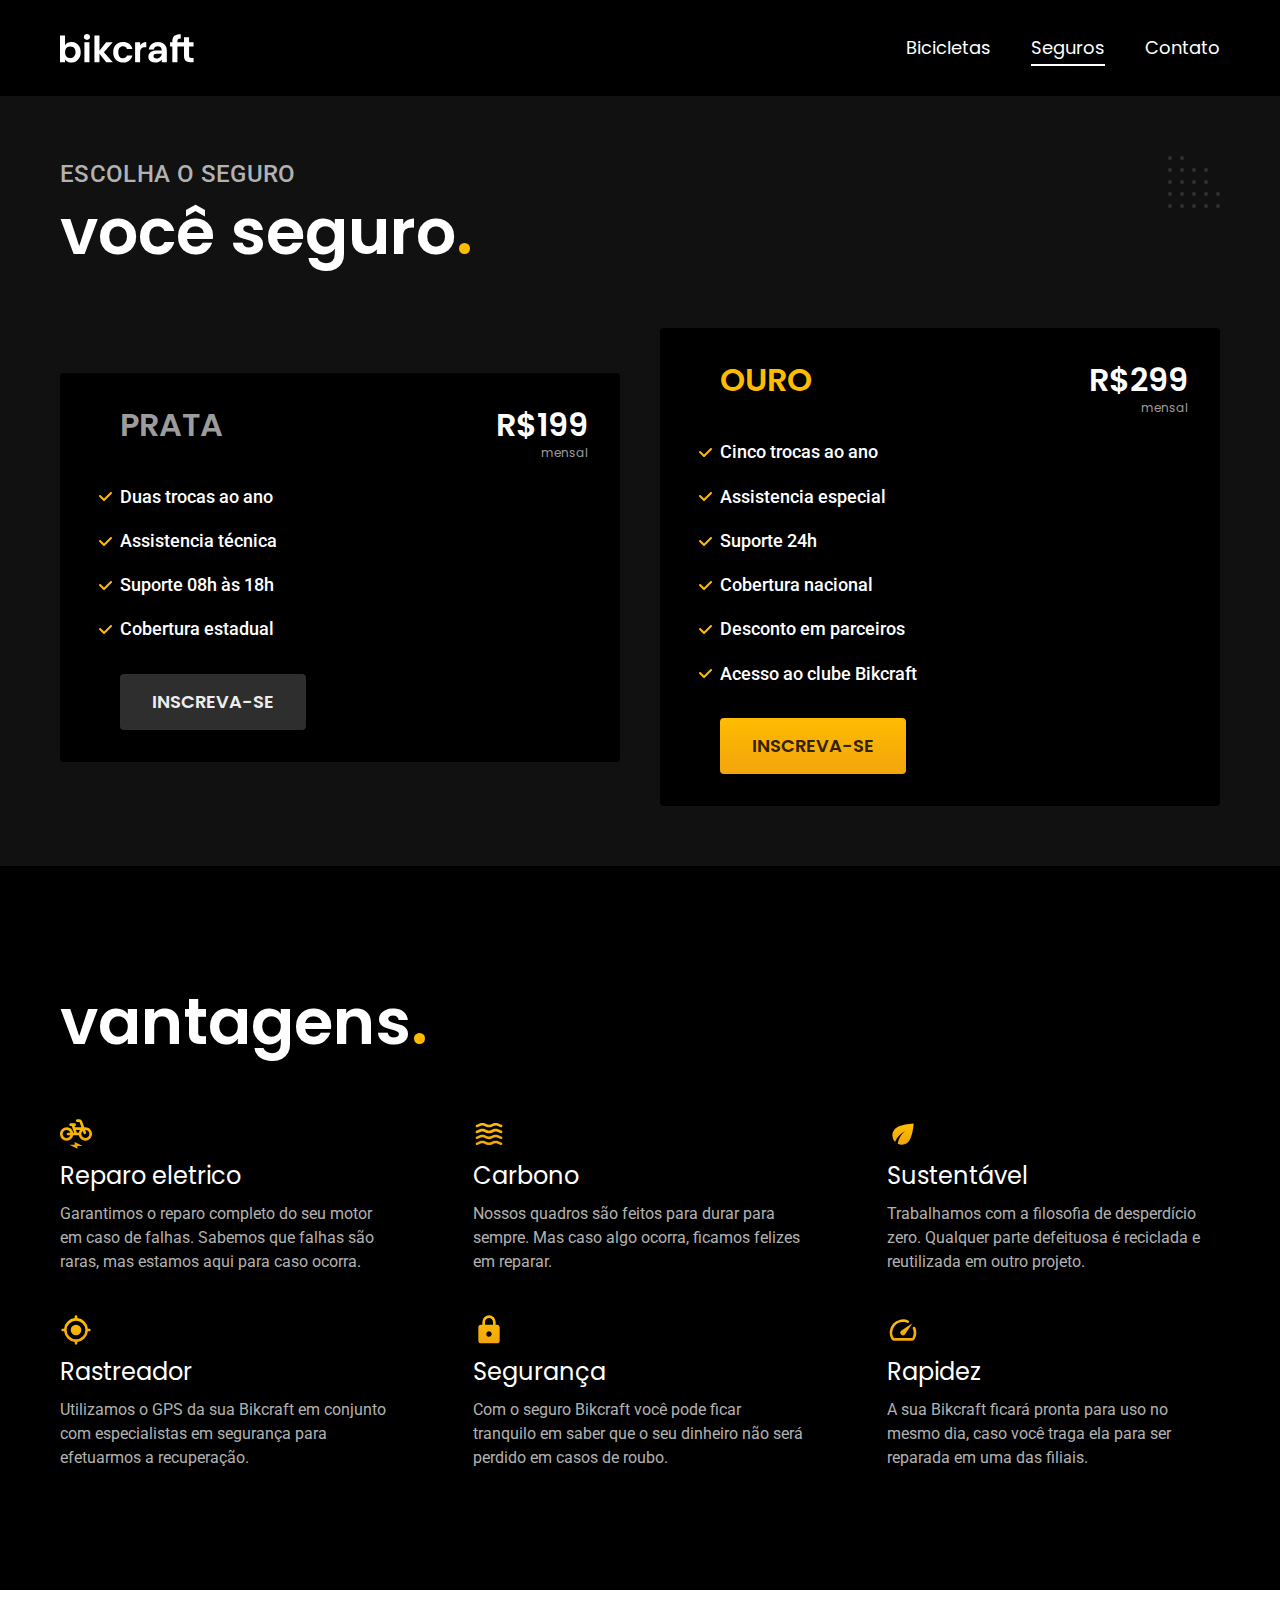
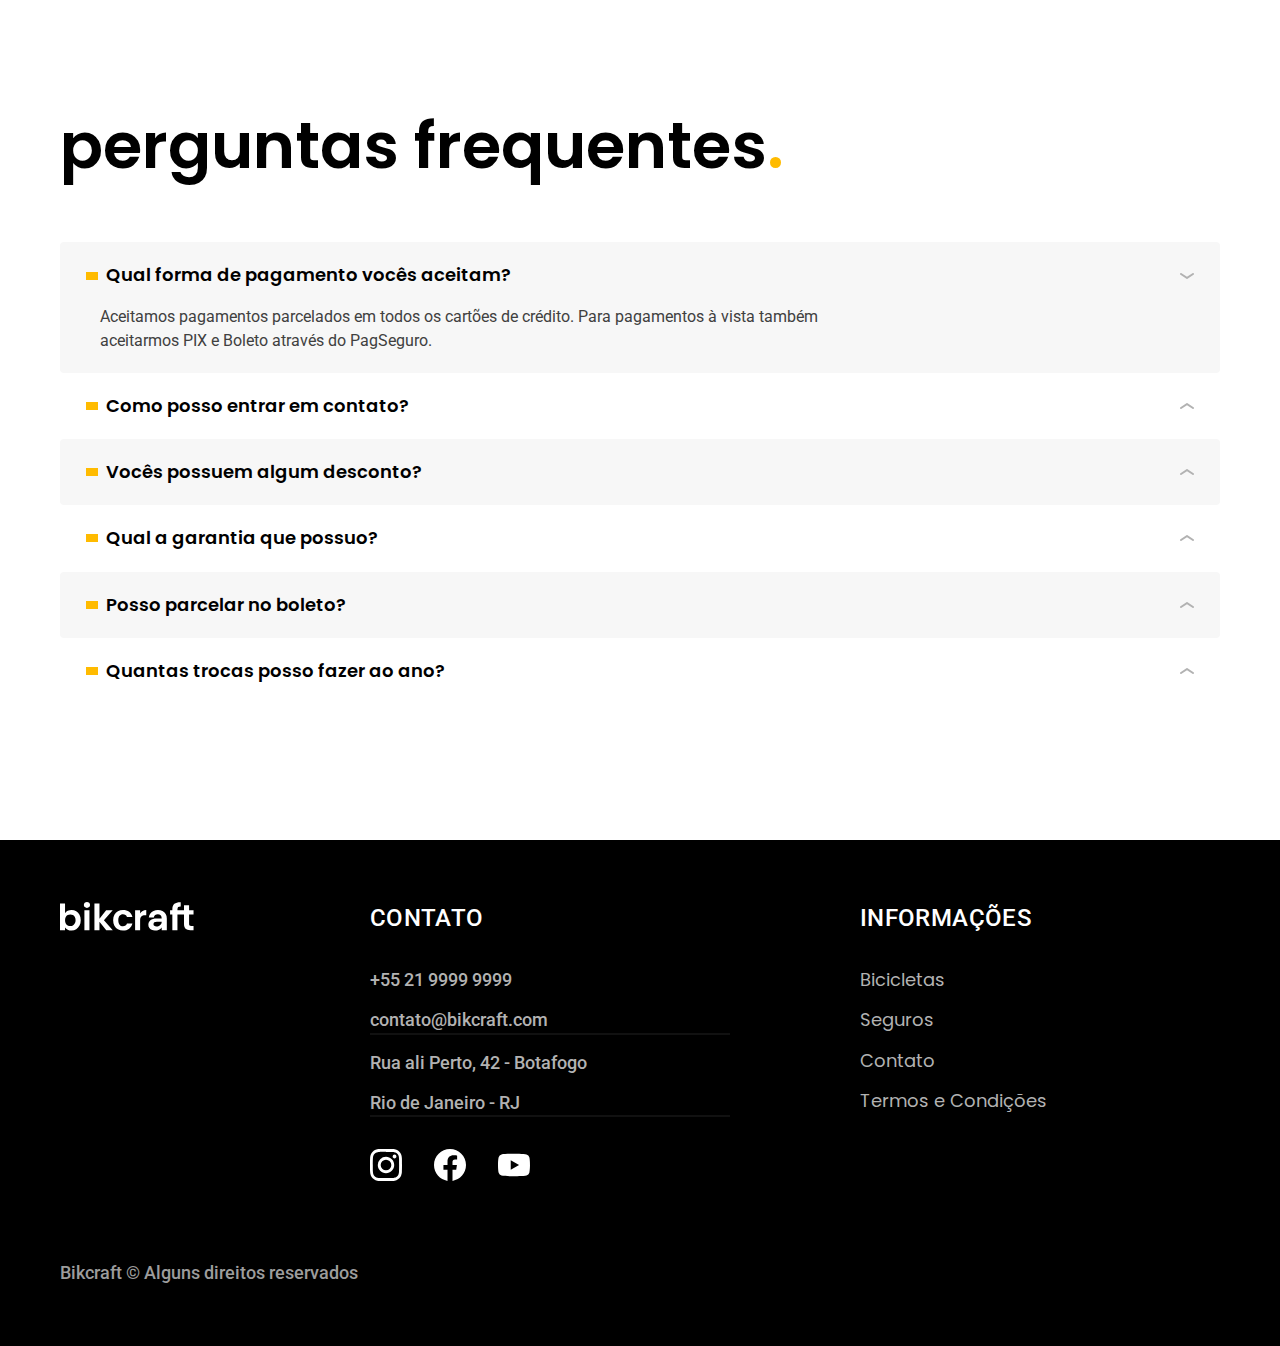
<file: seguros.html>
<!DOCTYPE html>
<html lang="pt-br">
<head>
    <meta charset="UTF-8">
    <meta name="viewport" content="width=device-width, initial-scale=1.0">
    <title>Seguros | Bikcraft</title>
    <meta name="description" content="Termos e Condições.">

    <link rel="icon" href="favicon.svg" type="image/svg+xml">
    <link rel="preload" href="./css/style.min.css" as="style">
    <link rel="stylesheet" href="./css/style.min.css">
    <link rel="preconnect" href="https://fonts.googleapis.com">
    <link rel="preconnect" href="https://fonts.gstatic.com" crossorigin>
    <link href="https://fonts.googleapis.com/css2?family=Merriweather:ital,wght@1,900&family=Poppins:ital,wght@0,100;0,200;0,300;0,400;0,500;0,600;0,700;0,800;0,900;1,100;1,200;1,300;1,400;1,500;1,600;1,700;1,800;1,900&family=Roboto:ital,wght@0,100;0,300;0,400;0,500;0,700;0,900;1,100;1,300;1,400;1,500;1,700;1,900&display=swap" rel="stylesheet">
    <script>document.documentElement.classList.add('js')</script>
</head>
<body id="seguros">
    <header class="header-bg">
        <div class="header container">
            <a href="./index.html">
                <img src="./img/bikcraft.svg" alt="bikcraft">
            </a>
            <nav aria-label="primaria">
                <ul class="header-menu cor-0 font-1-m">
                    <li><a href="./bicicletas.html">Bicicletas</a></li>
                    <li><a href="./seguros.html">Seguros</a></li>
                    <li><a href="./contato.html">Contato</a></li>
                </ul>
            </nav>
        </div>
    </header>

    <main class="seguros-bg">
        <div class="titulo-bg">
            <div class="titulo container">
                <p class="font-2-l-b cor-5">Escolha o seguro</p>
                <h1 class="font-1-xxl cor-0">você seguro<span class="cor-p1">.</span></h1>
            </div>
        </div>

            <div class="seguros container">

                <div class="seguros-item fadeInLeft" data-anime="200">
                    <h3 class="font-1-xl cor-6">PRATA</h3>
                    <span class="font-1-xl cor-0">R$199 <span class="font-1-xs cor-6">mensal</span></span>
                    <ul class="font-2-m cor-0">
                        <li>Duas trocas ao ano</li>
                        <li>Assistencia técnica</li>
                        <li>Suporte 08h às 18h</li>
                        <li>Cobertura estadual</li>
                    </ul>
                    <a class="botao secundario" href="./orcamento.html?tipo=seguro&produto=prata">INSCREVA-SE</a>
                </div>
    
                <div class="seguros-item fadeInRight" data-anime="400">
                    <h3 class="font-1-xl cor-p1">OURO</h3>
                    <span class="font-1-xl cor-0">R$299 <span class="font-1-xs cor-6">mensal</span></span>
                    <ul class="font-2-m cor-0">
                        <li>Cinco trocas ao ano</li>
                        <li>Assistencia especial</li>
                        <li>Suporte 24h</li>
                        <li>Cobertura nacional</li>
                        <li>Desconto em parceiros</li>
                        <li>Acesso ao clube Bikcraft</li>
                    </ul>
                    <a class="botao" href="./orcamento.html?tipo=seguro&produto=ouro">INSCREVA-SE</a>
                </div>
    
            </div>
    </main>

    <article class="vantagens-bg">
        <div class="vantagens container">
            <h2 class="font-1-xxl cor-0">vantagens<span class="cor-p1">.</span></h2>
            <ul>
                <li>
                    <img src="./img/icones/eletrica.svg" alt="">
                    <h3 class="font-1-l cor-0">Reparo eletrico</h3>
                    <p class="font-2-s cor-5">Garantimos o reparo completo do seu motor em caso de falhas. Sabemos que falhas são raras, mas estamos aqui para caso ocorra.</p>
                </li>
                <li>
                    <img src="./img/icones/carbono.svg" alt="">
                    <h3 class="font-1-l cor-0">Carbono</h3>
                    <p class="font-2-s cor-5">Nossos quadros são feitos para durar para sempre. Mas caso algo ocorra, ficamos felizes em reparar.</p>
                </li>
                <li>
                    <img src="./img/icones/sustentavel.svg" alt="">
                    <h3 class="font-1-l cor-0">Sustentável</h3>
                    <p class="font-2-s cor-5">Trabalhamos com a filosofia de desperdício zero. Qualquer parte defeituosa é reciclada e reutilizada em outro projeto.</p>
                </li>
                <li>
                    <img src="./img/icones/rastreador.svg" alt="">
                    <h3 class="font-1-l cor-0">Rastreador</h3>
                    <p class="font-2-s cor-5">Utilizamos o GPS da sua Bikcraft em conjunto com especialistas em segurança para efetuarmos a recuperação.</p>
                </li>
                <li>
                    <img src="./img/icones/seguro.svg" alt="">
                    <h3 class="font-1-l cor-0">Segurança</h3>
                    <p class="font-2-s cor-5">Com o seguro Bikcraft você pode ficar tranquilo em saber que o seu dinheiro não será perdido em casos de roubo.</p>
                </li>
                <li>
                    <img src="./img/icones/velocidade.svg" alt="">
                    <h3 class="font-1-l cor-0">Rapidez</h3>
                    <p class="font-2-s cor-5">A sua Bikcraft ficará pronta para uso no mesmo dia, caso você traga ela para ser reparada em uma das filiais.</p>
                </li>
            </ul>
        </div>
    </article>

<article class="perguntas container">
    <h2 class="font-1-xxl">perguntas frequentes<span class="cor-p1">.</span></h2>
    <dl>
        <div>
            <dt><button class="font-1-m-b" aria-controls="pergunta1" aria-expanded="true">Qual forma de pagamento vocês aceitam?</button></dt>
            <dd id="pergunta1" class="font-2-s cor-9 ativa">Aceitamos pagamentos parcelados em todos os cartões de crédito. Para pagamentos à vista também aceitarmos PIX e Boleto através do PagSeguro.</dd>
        </div>
        <div>
            <dt><button class="font-1-m-b" aria-controls="pergunta2" aria-expanded="false">Como posso entrar em contato?</button></dt>
            <dd id="pergunta2" class="font-2-s cor-9">Aceitamos pagamentos parcelados em todos os cartões de crédito. Para pagamentos à vista também aceitarmos PIX e Boleto através do PagSeguro.</dd>
        </div>
        <div>
            <dt><button class="font-1-m-b" aria-controls="pergunta3" aria-expanded="false">Vocês possuem algum desconto?</button></dt>
            <dd id="pergunta3" class="font-2-s cor-9">Aceitamos pagamentos parcelados em todos os cartões de crédito. Para pagamentos à vista também aceitarmos PIX e Boleto através do PagSeguro.</dd>
        </div>
        <div>
            <dt><button class="font-1-m-b" aria-controls="pergunta4" aria-expanded="false">Qual a garantia que possuo?</button></dt>
            <dd id="pergunta4" class="font-2-s cor-9">Aceitamos pagamentos parcelados em todos os cartões de crédito. Para pagamentos à vista também aceitarmos PIX e Boleto através do PagSeguro.</dd>
        </div>
        <div>
            <dt><button class="font-1-m-b" aria-controls="pergunta5" aria-expanded="false">Posso parcelar no boleto?</button></dt>
            <dd id="pergunta5" class="font-2-s cor-9">Aceitamos pagamentos parcelados em todos os cartões de crédito. Para pagamentos à vista também aceitarmos PIX e Boleto através do PagSeguro.</dd>
        </div>
        <div>
            <dt><button class="font-1-m-b" aria-controls="pergunta6" aria-expanded="false">Quantas trocas posso fazer ao ano?</button></dt>
            <dd id="pergunta6" class="font-2-s cor-9">Aceitamos pagamentos parcelados em todos os cartões de crédito. Para pagamentos à vista também aceitarmos PIX e Boleto através do PagSeguro.</dd>
        </div>
    </dl>
</article>


    <footer class="footer-bg">
        <div class="footer container">
            <img src="./img/bikcraft.svg" alt="Bikcraft">
            <div class="footer-contato">
                <h3 class="font-2-l-b cor-0">Contato</h3>
                <ul class="font-2-m cor-5">
                    <li><a href="tel:+552199999999">+55 21 9999 9999</a></li>
                    <li><a href="mailto:contato@bikcraft.com">contato@bikcraft.com</a></li>
                    <li>Rua ali Perto, 42 - Botafogo</li>
                    <li>Rio de Janeiro - RJ</li>
                </ul>
                <div class="footer-redes">
                    <a href="./">
                        <img src="./img/redes/instagram.svg" alt="Instagram">
                    </a>
                    <a href="./">
                        <img src="./img/redes/facebook.svg" alt="Facebook">
                    </a>
                    <a href="./">
                        <img src="./img/redes/youtube.svg" alt="Youtube">
                    </a>
                </div>
            </div>
            <div class="footer-informacoes">
                <h3 class="font-2-l-b cor-0">Informações</h3>
                <nav>
                    <ul class="font-1-m cor-5">
                        <li><a href="./bicicletas.html">Bicicletas</a></li>
                        <li><a href="./seguros.html">Seguros</a></li>
                        <li><a href="./contato.html">Contato</a></li>
                        <li><a href="./termos.html">Termos e Condições</a></li>
                    </ul>
                </nav>
            </div>
            <p class="footer-copy font-2-m cor-6">Bikcraft © Alguns direitos reservados</p>
        </div>
    </footer>

    <script src="./js/plugins/simple-anime.js"></script>
    <script src="./js/script.js"></script>
</body>
</html>
</file>
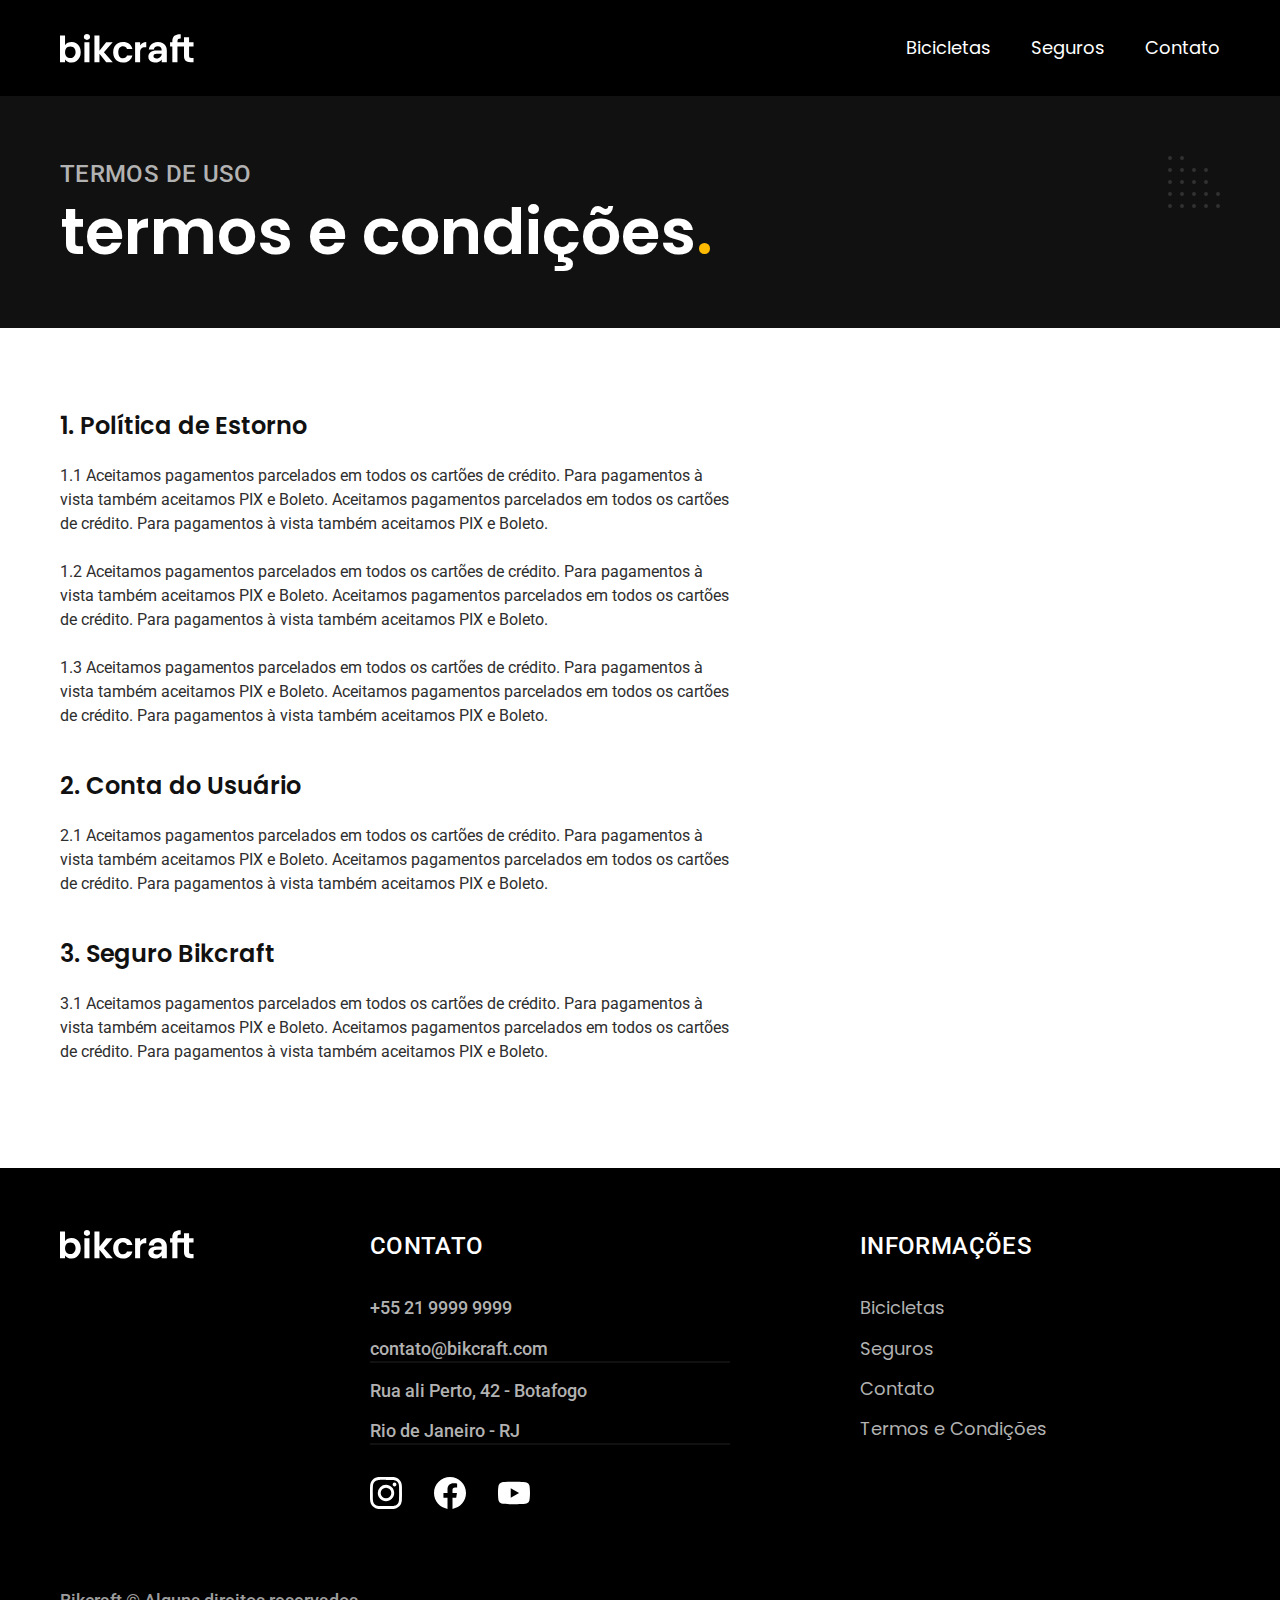
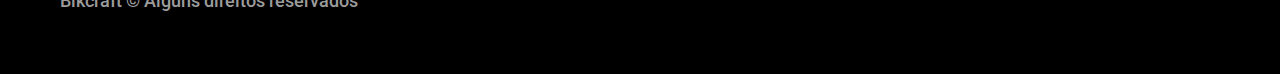
<file: termos.html>
<!DOCTYPE html>
<html lang="pt-br">
<head>
    <meta charset="UTF-8">
    <meta name="viewport" content="width=device-width, initial-scale=1.0">
    <title>Termos e Condições | Bikcraft</title>
    <meta name="description" content="Termos e Condições.">

    <link rel="icon" href="favicon.svg" type="image/svg+xml">
    <link rel="preload" href="./css/style.min.css" as="style">
    <link rel="stylesheet" href="./css/style.min.css">
    <link rel="preconnect" href="https://fonts.googleapis.com">
    <link rel="preconnect" href="https://fonts.gstatic.com" crossorigin>
    <link href="https://fonts.googleapis.com/css2?family=Merriweather:ital,wght@1,900&family=Poppins:ital,wght@0,100;0,200;0,300;0,400;0,500;0,600;0,700;0,800;0,900;1,100;1,200;1,300;1,400;1,500;1,600;1,700;1,800;1,900&family=Roboto:ital,wght@0,100;0,300;0,400;0,500;0,700;0,900;1,100;1,300;1,400;1,500;1,700;1,900&display=swap" rel="stylesheet">
    <script>document.documentElement.classList.add('js')</script>
</head>
<body id="termos">
    <header class="header-bg">
        <div class="header container">
            <a href="./index.html">
                <img src="./img/bikcraft.svg" alt="bikcraft">
            </a>
            <nav aria-label="primaria">
                <ul class="header-menu cor-0 font-1-m">
                    <li><a href="./bicicletas.html">Bicicletas</a></li>
                    <li><a href="./seguros.html">Seguros</a></li>
                    <li><a href="./contato.html">Contato</a></li>
                </ul>
            </nav>
        </div>
    </header>

    <main>
        <div class="titulo-bg">
            <div class="titulo container">
                <p class="font-2-l-b cor-5">Termos de uso</p>
                <h1 class="font-1-xxl cor-0">termos e condições<span class="cor-p1">.</span></h1>
            </div>
        </div>

        <div class="termos font-2-s cor-10 container">
            <h2 class="font-1-l cor-11">1. Política de Estorno</h2>
            <p>1.1 Aceitamos pagamentos parcelados em todos os cartões de crédito. Para pagamentos à vista também aceitamos PIX e Boleto. Aceitamos pagamentos parcelados em todos os cartões de crédito. Para pagamentos à vista também aceitamos PIX e Boleto.</p>
            <p>1.2 Aceitamos pagamentos parcelados em todos os cartões de crédito. Para pagamentos à vista também aceitamos PIX e Boleto. Aceitamos pagamentos parcelados em todos os cartões de crédito. Para pagamentos à vista também aceitamos PIX e Boleto.</p>
            <p>1.3 Aceitamos pagamentos parcelados em todos os cartões de crédito. Para pagamentos à vista também aceitamos PIX e Boleto. Aceitamos pagamentos parcelados em todos os cartões de crédito. Para pagamentos à vista também aceitamos PIX e Boleto.</p>
            <h2 class="font-1-l cor-11">2. Conta do Usuário</h2>
            <p>2.1 Aceitamos pagamentos parcelados em todos os cartões de crédito. Para pagamentos à vista também aceitamos PIX e Boleto. Aceitamos pagamentos parcelados em todos os cartões de crédito. Para pagamentos à vista também aceitamos PIX e Boleto.</p>
            <h2 class="font-1-l cor-11">3. Seguro Bikcraft</h2>
            <p>3.1 Aceitamos pagamentos parcelados em todos os cartões de crédito. Para pagamentos à vista também aceitamos PIX e Boleto. Aceitamos pagamentos parcelados em todos os cartões de crédito. Para pagamentos à vista também aceitamos PIX e Boleto.</p>
        </div>
    </main>

    <footer class="footer-bg">
        <div class="footer container">
            <img src="./img/bikcraft.svg" alt="Bikcraft">
            <div class="footer-contato">
                <h3 class="font-2-l-b cor-0">Contato</h3>
                <ul class="font-2-m cor-5">
                    <li><a href="tel:+552199999999">+55 21 9999 9999</a></li>
                    <li><a href="mailto:contato@bikcraft.com">contato@bikcraft.com</a></li>
                    <li>Rua ali Perto, 42 - Botafogo</li>
                    <li>Rio de Janeiro - RJ</li>
                </ul>
                <div class="footer-redes">
                    <a href="./">
                        <img src="./img/redes/instagram.svg" alt="Instagram">
                    </a>
                    <a href="./">
                        <img src="./img/redes/facebook.svg" alt="Facebook">
                    </a>
                    <a href="./">
                        <img src="./img/redes/youtube.svg" alt="Youtube">
                    </a>
                </div>
            </div>
            <div class="footer-informacoes">
                <h3 class="font-2-l-b cor-0">Informações</h3>
                <nav>
                    <ul class="font-1-m cor-5">
                        <li><a href="./bicicletas.html">Bicicletas</a></li>
                        <li><a href="./seguros.html">Seguros</a></li>
                        <li><a href="./contato.html">Contato</a></li>
                        <li><a href="./termos.html">Termos e Condições</a></li>
                    </ul>
                </nav>
            </div>
            <p class="footer-copy font-2-m cor-6">Bikcraft © Alguns direitos reservados</p>
        </div>
    </footer>

    <script src="./js/script.js"></script>
</body>
</html>
</file>
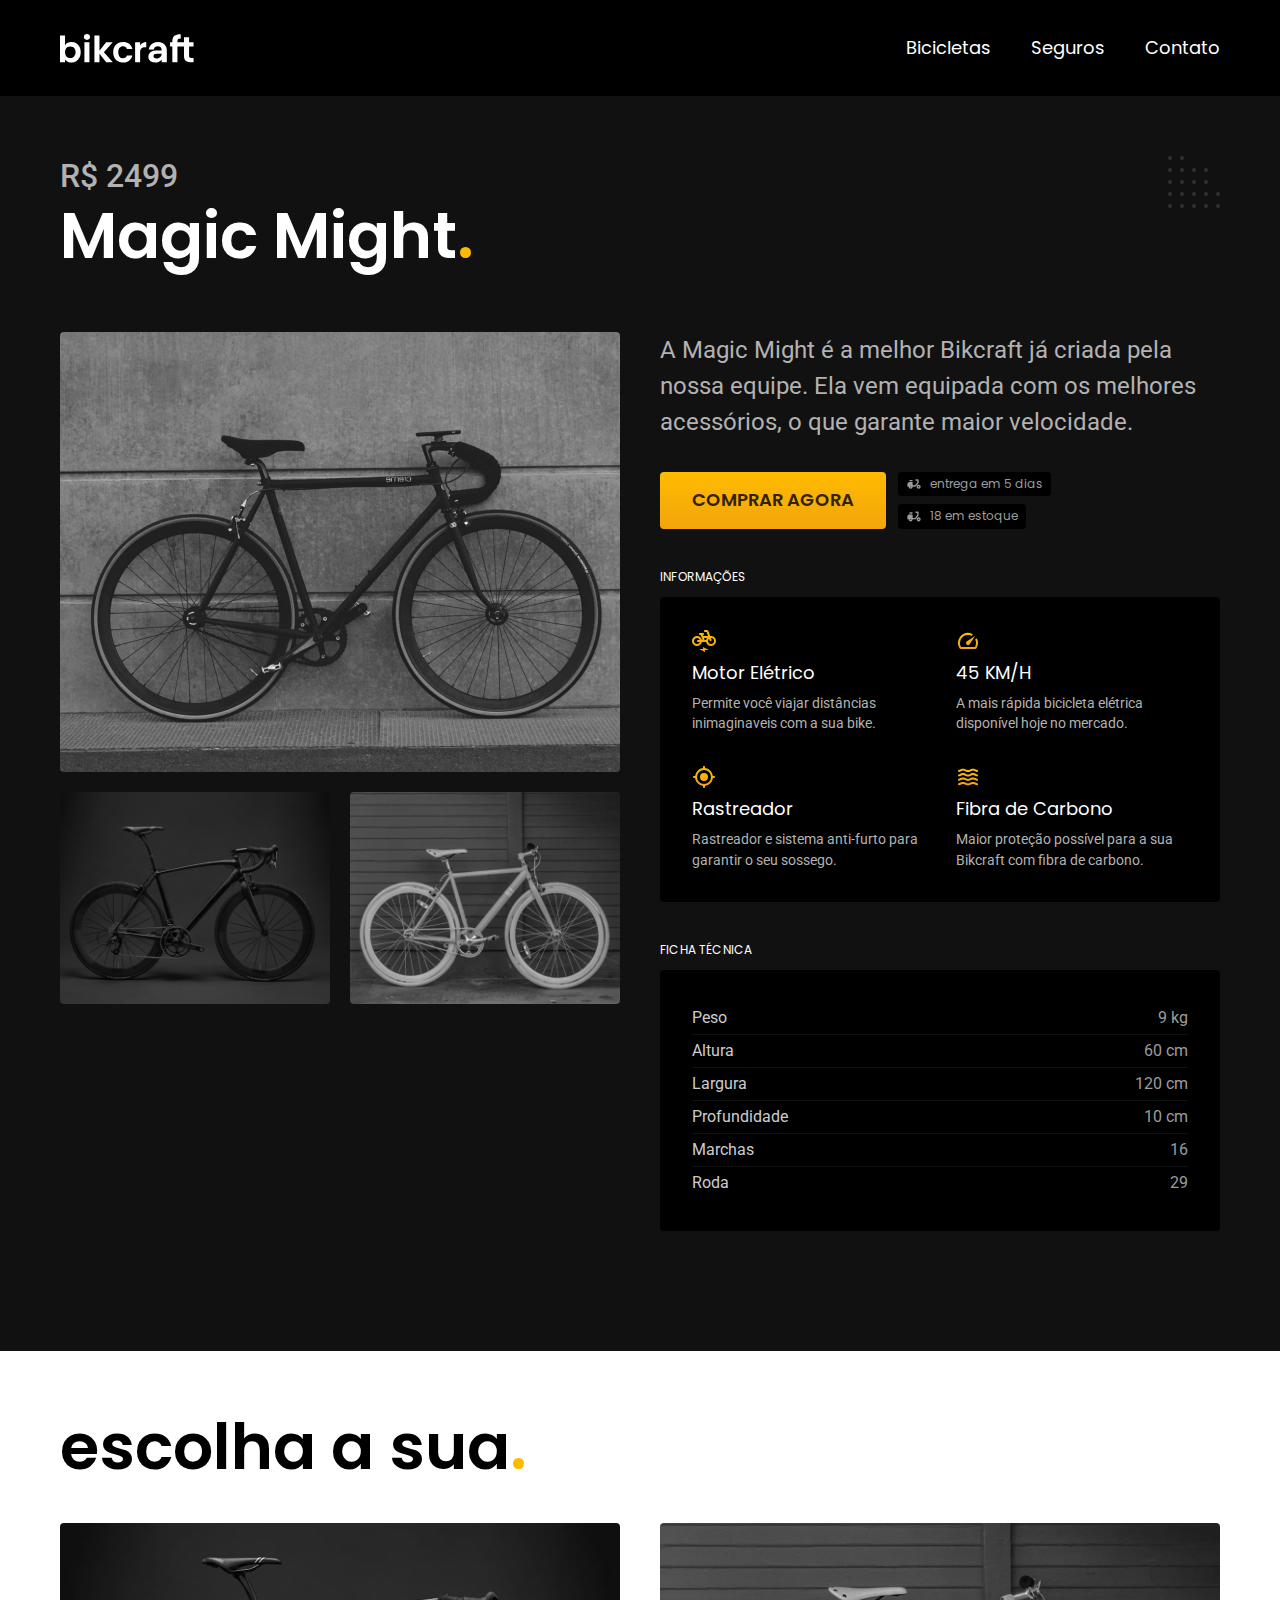
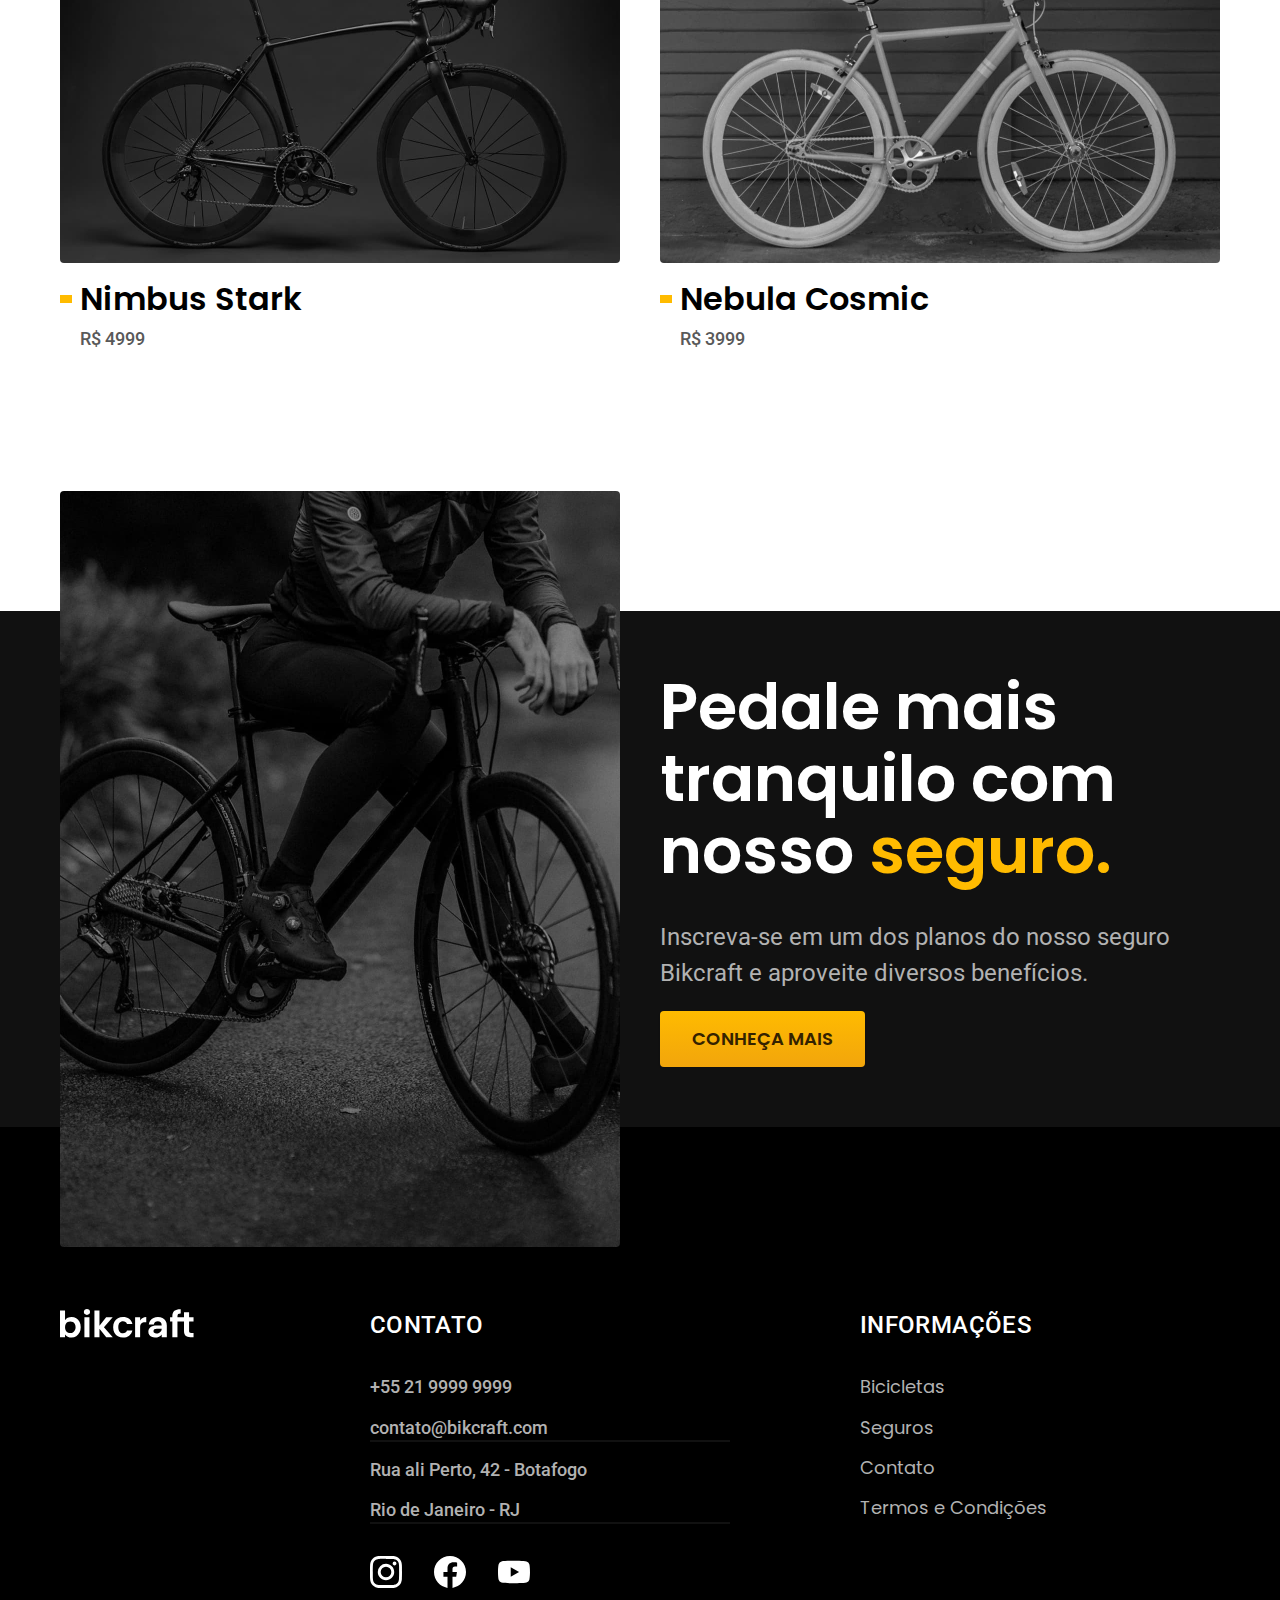
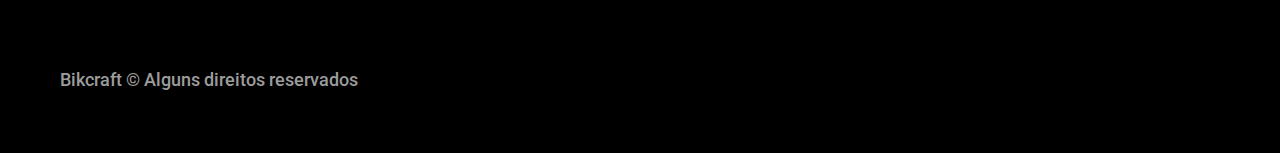
<file: bicicletas/magic.html>
<!DOCTYPE html>
<html lang="pt-br">
<head>
    <meta charset="UTF-8">
    <meta name="viewport" content="width=device-width, initial-scale=1.0">
    <title>Magic | Bikcraft</title>
    <meta name="description" content="Magic.">

    <link rel="icon" href="../favicon.svg" type="image/svg+xml">
    <link rel="preload" href="../css/style.min.css" as="style">
    <link rel="stylesheet" href="../css/style.min.css">
    <link rel="preconnect" href="https://fonts.googleapis.com">
    <link rel="preconnect" href="https://fonts.gstatic.com" crossorigin>
    <link href="https://fonts.googleapis.com/css2?family=Merriweather:ital,wght@1,900&family=Poppins:ital,wght@0,100;0,200;0,300;0,400;0,500;0,600;0,700;0,800;0,900;1,100;1,200;1,300;1,400;1,500;1,600;1,700;1,800;1,900&family=Roboto:ital,wght@0,100;0,300;0,400;0,500;0,700;0,900;1,100;1,300;1,400;1,500;1,700;1,900&display=swap" rel="stylesheet">
    <script>document.documentElement.classList.add('js')</script>
</head>
<body id="bicicleta">
    <header class="header-bg">
        <div class="header container">
            <a href="../index.html">
                <img src="../img/bikcraft.svg" alt="bikcraft">
            </a>
            <nav aria-label="primaria">
                <ul class="header-menu cor-0 font-1-m">
                    <li><a href="../bicicletas.html">Bicicletas</a></li>
                    <li><a href="../seguros.html">Seguros</a></li>
                    <li><a href="../contato.html">Contato</a></li>
                </ul>
            </nav>
        </div>
    </header>

    <main class="titulo-bg">
        <div>
            <div class="titulo container">
                <p class="font-2-xl cor-5">R$ 2499</p>
                <h1 class="font-1-xxl cor-0">Magic Might<span class="cor-p1">.</span></h1>
            </div>
        </div>
        <div class="bicicleta container">
            <div class="bicicleta-imagens">
                <img src="../img/bicicleta/nimbus2.jpg" alt="Bicicleta 1">
                <img src="../img/bicicleta/nimbus1.jpg" alt="Bicicleta 2">
                <img src="../img/bicicleta/nimbus3.jpg" alt="Bicicleta 3">
            </div>
            <div class="bicicleta-conteudo">
                <p class="font-2-l cor-5">A Magic Might é a melhor Bikcraft já criada pela nossa equipe. Ela vem equipada com os melhores acessórios, o que garante maior velocidade.</p>
                <div class="bicicleta-comprar">
                    <a class="botao" href="../orcamento.html?tipo=bikcraft&produto=magic">Comprar Agora</a>
                    <span class="font-1-xs cor-6"><img src="../img/icones/entrega.svg" alt="">entrega em 5 dias</span>
                    <span class="font-1-xs cor-6"><img src="../img/icones/entrega.svg" alt="">18 em estoque</span>
                </div>
            
            <h2 class="font-1-xs cor-0">Informações</h2>
            <ul class="bicicleta-informacoes">
                <li>
                    <img src="../img/icones/eletrica.svg" alt="">
                    <h3 class="font-1-m cor-0">Motor Elétrico</h3>
                    <p class="font-2-xs cor-5">
                        Permite você viajar distâncias inimaginaveis com a sua bike.
                    </p>
                </li>
                <li>
                    <img src="../img/icones/velocidade.svg" alt="">
                    <h3 class="font-1-m cor-0">45 KM/H</h3>
                    <p class="font-2-xs cor-5">
                        A mais rápida bicicleta elétrica disponível hoje no mercado.
                    </p>
                </li>
                <li>
                    <img src="../img/icones/rastreador.svg" alt="">
                    <h3 class="font-1-m cor-0">Rastreador</h3>
                    <p class="font-2-xs cor-5">
                        Rastreador e sistema anti-furto para garantir o seu sossego.
                    </p>
                </li>
                <li>
                    <img src="../img/icones/carbono.svg" alt="">
                    <h3 class="font-1-m cor-0">Fibra de Carbono</h3>
                    <p class="font-2-xs cor-5">
                        Maior proteção possível para a sua Bikcraft com fibra de carbono.
                    </p>
                </li>
            </ul>
            <h2 class="font-1-xs cor-0">Ficha Técnica</h2>
            <ul class="bicicleta-ficha font-2-s cor-4">
                <li>Peso <span>9 kg</span></li>
                <li>Altura <span>60 cm</span></li>
                <li>Largura <span>120 cm</span></li>
                <li>Profundidade <span>10 cm</span></li>
                <li>Marchas <span>16</span></li>
                <li>Roda <span>29</span></li>
            </ul>
            </div>
        </div>
    </main>

    <article class="bicicletas-lista container">
        <h2 class="font-1-xxl">escolha a sua<span class="cor-p1">.</span></h2>
        <ul>
            <li>
                <a href="./nimbus.html">
                    <img src="../img/bicicletas/nimbus.jpg" alt="bicleta preta">
                    <h3 class="font-1-xl">Nimbus Stark</h3>
                    <span class="font-2-m cor-8">R$ 4999</span>
                </a>
            </li>
            <li>
                <a href="./nebula.html">
                    <img src="../img/bicicletas/nebula.jpg" alt="bicleta preta">
                    <h3 class="font-1-xl">Nebula Cosmic</h3>
                    <span class="font-2-m cor-8">R$ 3999</span>
                </a>
            </li>
        </ul>
    </article>

    <article class="seguro-bg">
        <div class="seguro container">
            <div class="seguro-imagem">
                <img src="../img/fotos/seguros.jpg" alt="Pessoa parada em cima de uma bicicleta">
            </div>
            <div class="seguro-conteudo">
                <h2 class="font-1-xxl cor-0">Pedale mais tranquilo com nosso <span class="cor-p1">seguro.</span></h2>
                <p class="font-2-l cor-5">Inscreva-se em um dos planos do nosso seguro Bikcraft e aproveite diversos benefícios.</p>
                <a class="botao" href="../seguros.html">Conheça Mais</a>
            </div>
        </div>
    </article>

    <footer class="footer-bg">
        <div class="footer container">
            <img src="../img/bikcraft.svg" alt="Bikcraft">
            <div class="footer-contato">
                <h3 class="font-2-l-b cor-0">Contato</h3>
                <ul class="font-2-m cor-5">
                    <li><a href="tel:+552199999999">+55 21 9999 9999</a></li>
                    <li><a href="mailto:contato@bikcraft.com">contato@bikcraft.com</a></li>
                    <li>Rua ali Perto, 42 - Botafogo</li>
                    <li>Rio de Janeiro - RJ</li>
                </ul>
                <div class="footer-redes">
                    <a href="./">
                        <img src="../img/redes/instagram.svg" alt="Instagram">
                    </a>
                    <a href="./">
                        <img src="../img/redes/facebook.svg" alt="Facebook">
                    </a>
                    <a href="./">
                        <img src="../img/redes/youtube.svg" alt="Youtube">
                    </a>
                </div>
            </div>
            <div class="footer-informacoes">
                <h3 class="font-2-l-b cor-0">Informações</h3>
                <nav>
                    <ul class="font-1-m cor-5">
                        <li><a href="../bicicletas.html">Bicicletas</a></li>
                        <li><a href="../seguros.html">Seguros</a></li>
                        <li><a href="../contato.html">Contato</a></li>
                        <li><a href="../termos.html">Termos e Condições</a></li>
                    </ul>
                </nav>
            </div>
            <p class="footer-copy font-2-m cor-6">Bikcraft © Alguns direitos reservados</p>
        </div>
    </footer>

<script src="../js/script.js"></script>
</body>
</html>
</file>
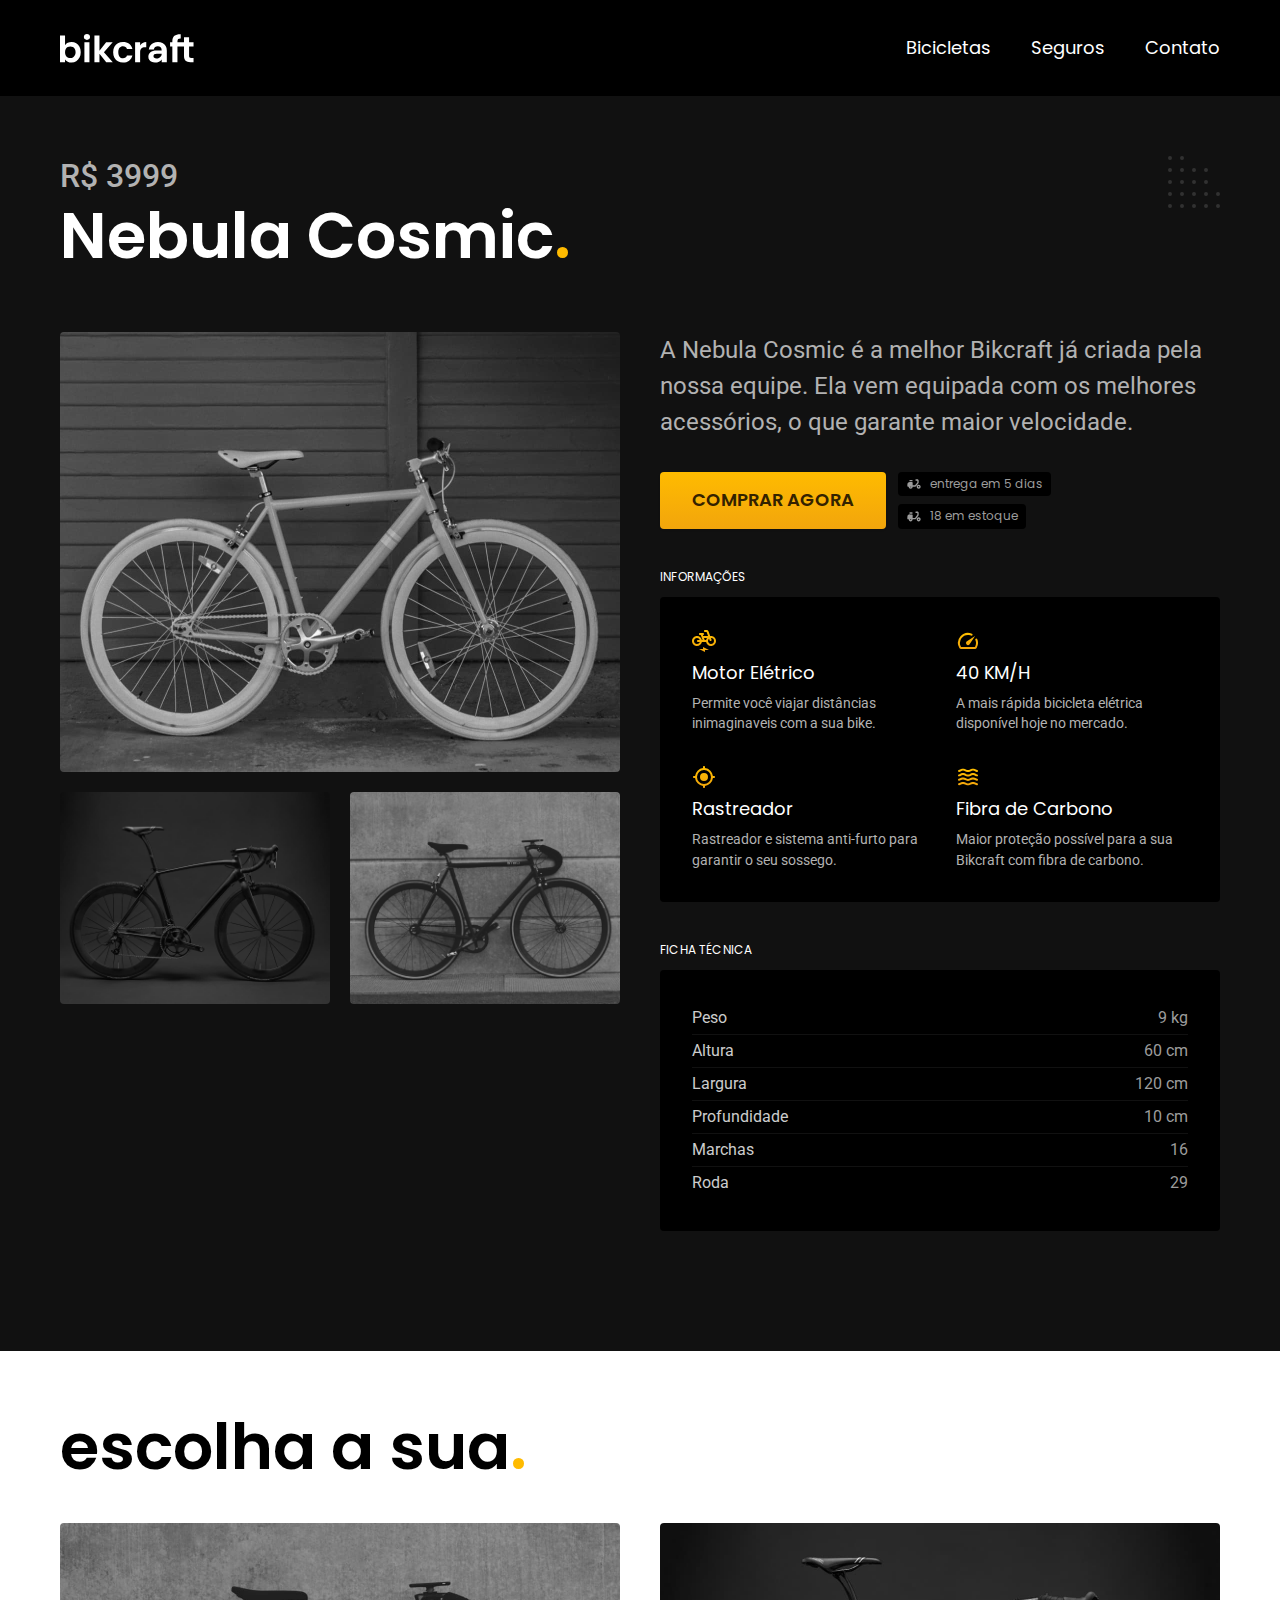
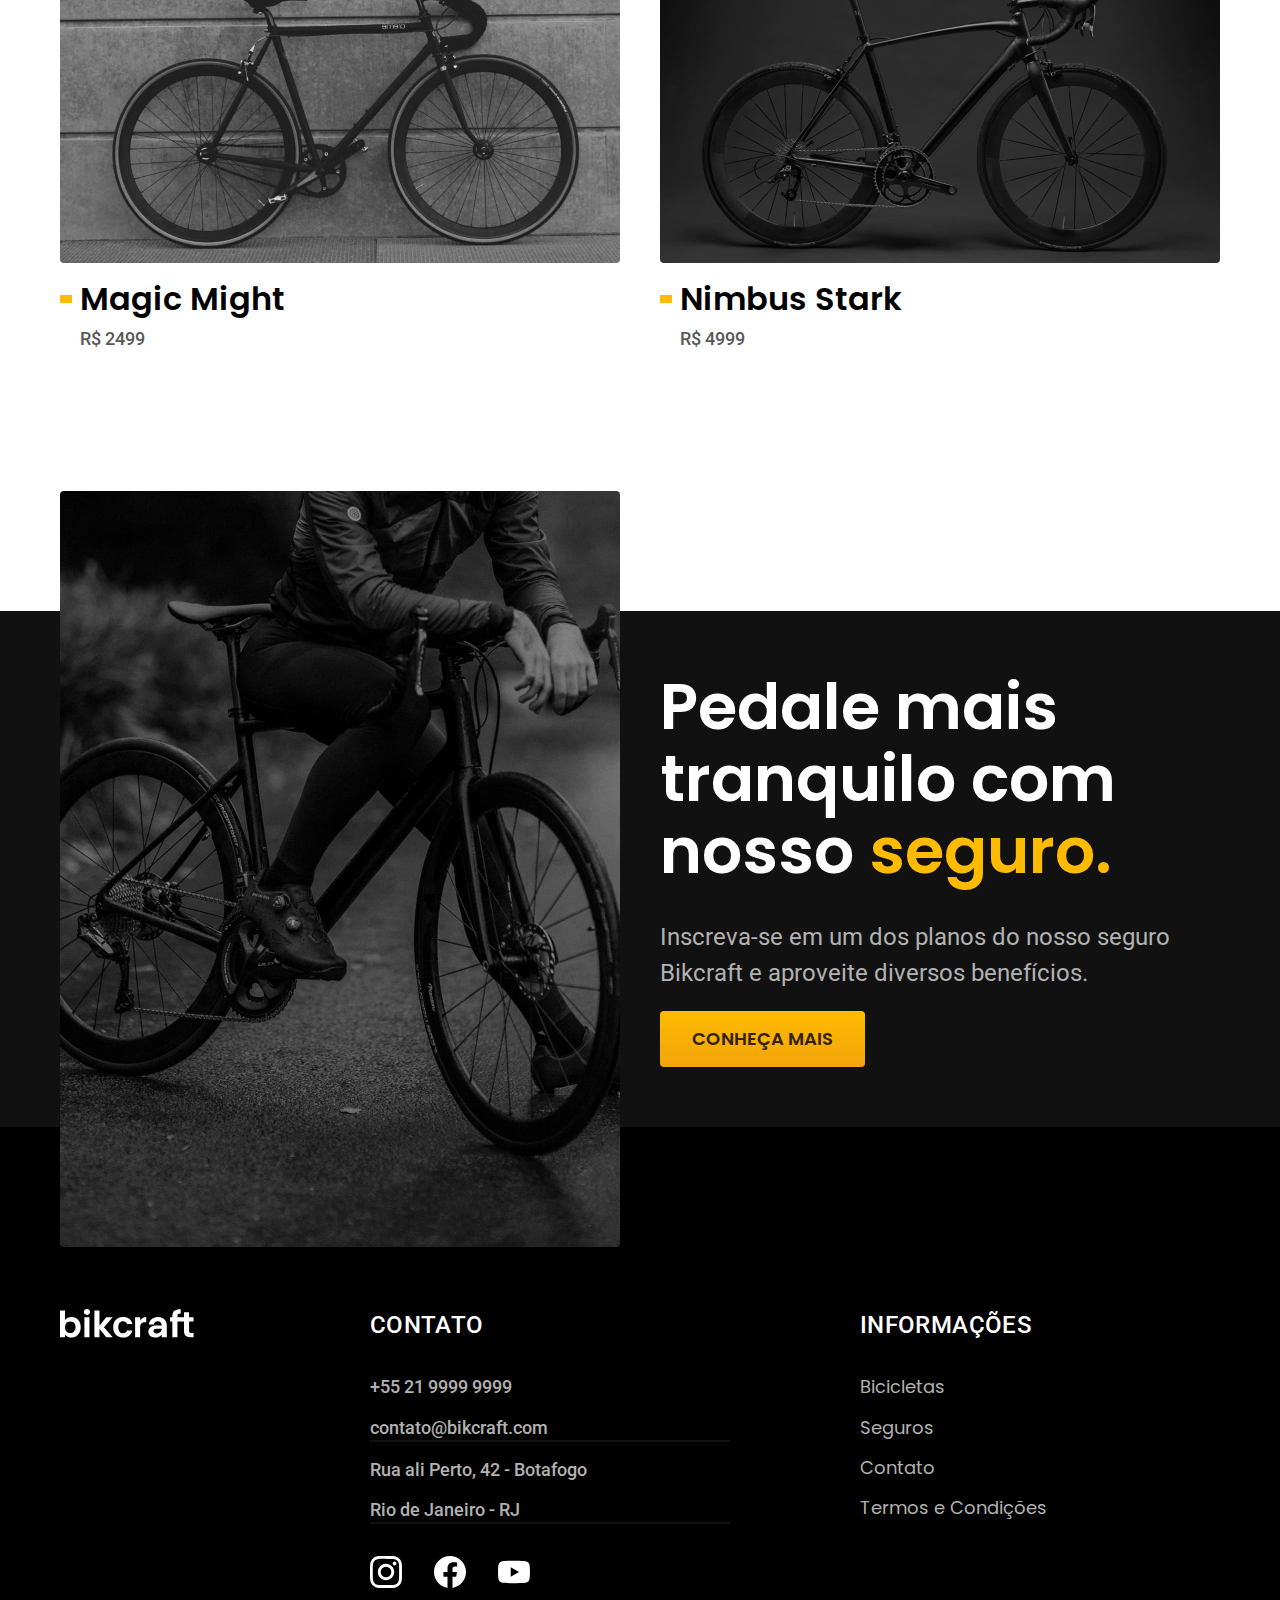
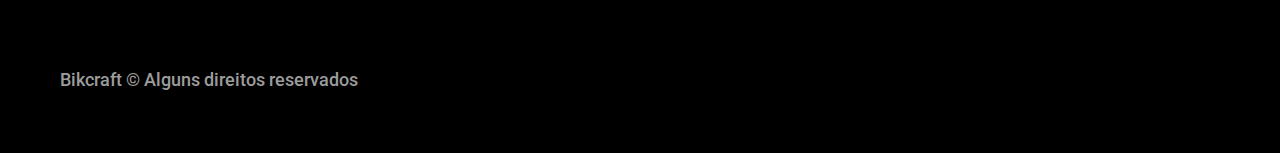
<file: bicicletas/nebula.html>
<!DOCTYPE html>
<html lang="pt-br">
<head>
    <meta charset="UTF-8">
    <meta name="viewport" content="width=device-width, initial-scale=1.0">
    <title>Nebula | Bikcraft</title>
    <meta name="description" content="Nebula.">

    <link rel="icon" href="../favicon.svg" type="image/svg+xml">
    <link rel="preload" href="../css/style.min.css" as="style">
    <link rel="stylesheet" href="../css/style.min.css">
    <link rel="preconnect" href="https://fonts.googleapis.com">
    <link rel="preconnect" href="https://fonts.gstatic.com" crossorigin>
    <link href="https://fonts.googleapis.com/css2?family=Merriweather:ital,wght@1,900&family=Poppins:ital,wght@0,100;0,200;0,300;0,400;0,500;0,600;0,700;0,800;0,900;1,100;1,200;1,300;1,400;1,500;1,600;1,700;1,800;1,900&family=Roboto:ital,wght@0,100;0,300;0,400;0,500;0,700;0,900;1,100;1,300;1,400;1,500;1,700;1,900&display=swap" rel="stylesheet">
    <script>document.documentElement.classList.add('js')</script>
</head>
<body id="bicicleta">
    <header class="header-bg">
        <div class="header container">
            <a href="../index.html">
                <img src="../img/bikcraft.svg" alt="bikcraft">
            </a>
            <nav aria-label="primaria">
                <ul class="header-menu cor-0 font-1-m">
                    <li><a href="../bicicletas.html">Bicicletas</a></li>
                    <li><a href="../seguros.html">Seguros</a></li>
                    <li><a href="../contato.html">Contato</a></li>
                </ul>
            </nav>
        </div>
    </header>

    <main class="titulo-bg">
        <div>
            <div class="titulo container">
                <p class="font-2-xl cor-5">R$ 3999</p>
                <h1 class="font-1-xxl cor-0">Nebula Cosmic<span class="cor-p1">.</span></h1>
            </div>
        </div>
        <div class="bicicleta container">
            <div class="bicicleta-imagens">
                <img src="../img/bicicleta/nimbus3.jpg" alt="Bicicleta 1">
                <img src="../img/bicicleta/nimbus1.jpg" alt="Bicicleta 2">
                <img src="../img/bicicleta/nimbus2.jpg" alt="Bicicleta 3">
            </div>
            <div class="bicicleta-conteudo">
                <p class="font-2-l cor-5">A Nebula Cosmic é a melhor Bikcraft já criada pela nossa equipe. Ela vem equipada com os melhores acessórios, o que garante maior velocidade.</p>
                <div class="bicicleta-comprar">
                    <a class="botao" href="../orcamento.html?tipo=bikcraft&produto=nebula">Comprar Agora</a>
                    <span class="font-1-xs cor-6"><img src="../img/icones/entrega.svg" alt="">entrega em 5 dias</span>
                    <span class="font-1-xs cor-6"><img src="../img/icones/entrega.svg" alt="">18 em estoque</span>
                </div>
            
            <h2 class="font-1-xs cor-0">Informações</h2>
            <ul class="bicicleta-informacoes">
                <li>
                    <img src="../img/icones/eletrica.svg" alt="">
                    <h3 class="font-1-m cor-0">Motor Elétrico</h3>
                    <p class="font-2-xs cor-5">
                        Permite você viajar distâncias inimaginaveis com a sua bike.
                    </p>
                </li>
                <li>
                    <img src="../img/icones/velocidade.svg" alt="">
                    <h3 class="font-1-m cor-0">40 KM/H</h3>
                    <p class="font-2-xs cor-5">
                        A mais rápida bicicleta elétrica disponível hoje no mercado.
                    </p>
                </li>
                <li>
                    <img src="../img/icones/rastreador.svg" alt="">
                    <h3 class="font-1-m cor-0">Rastreador</h3>
                    <p class="font-2-xs cor-5">
                        Rastreador e sistema anti-furto para garantir o seu sossego.
                    </p>
                </li>
                <li>
                    <img src="../img/icones/carbono.svg" alt="">
                    <h3 class="font-1-m cor-0">Fibra de Carbono</h3>
                    <p class="font-2-xs cor-5">
                        Maior proteção possível para a sua Bikcraft com fibra de carbono.
                    </p>
                </li>
            </ul>
            <h2 class="font-1-xs cor-0">Ficha Técnica</h2>
            <ul class="bicicleta-ficha font-2-s cor-4">
                <li>Peso <span>9 kg</span></li>
                <li>Altura <span>60 cm</span></li>
                <li>Largura <span>120 cm</span></li>
                <li>Profundidade <span>10 cm</span></li>
                <li>Marchas <span>16</span></li>
                <li>Roda <span>29</span></li>
            </ul>
            </div>
        </div>
    </main>

    <article class="bicicletas-lista container">
        <h2 class="font-1-xxl">escolha a sua<span class="cor-p1">.</span></h2>
        <ul>
            <li>
                <a href="./magic.html">
                    <img src="../img/bicicletas/magic.jpg" alt="bicleta preta">
                    <h3 class="font-1-xl">Magic Might</h3>
                    <span class="font-2-m cor-8">R$ 2499</span>
                </a>
            </li>
            <li>
                <a href="./nimbus.html">
                    <img src="../img/bicicletas/nimbus.jpg" alt="bicleta preta">
                    <h3 class="font-1-xl">Nimbus Stark</h3>
                    <span class="font-2-m cor-8">R$ 4999</span>
                </a>
            </li>
        </ul>
    </article>

    <article class="seguro-bg">
        <div class="seguro container">
            <div class="seguro-imagem">
                <img src="../img/fotos/seguros.jpg" alt="Pessoa parada em cima de uma bicicleta">
            </div>
            <div class="seguro-conteudo">
                <h2 class="font-1-xxl cor-0">Pedale mais tranquilo com nosso <span class="cor-p1">seguro.</span></h2>
                <p class="font-2-l cor-5">Inscreva-se em um dos planos do nosso seguro Bikcraft e aproveite diversos benefícios.</p>
                <a class="botao" href="../seguros.html">Conheça Mais</a>
            </div>
        </div>
    </article>

    <footer class="footer-bg">
        <div class="footer container">
            <img src="../img/bikcraft.svg" alt="Bikcraft">
            <div class="footer-contato">
                <h3 class="font-2-l-b cor-0">Contato</h3>
                <ul class="font-2-m cor-5">
                    <li><a href="tel:+552199999999">+55 21 9999 9999</a></li>
                    <li><a href="mailto:contato@bikcraft.com">contato@bikcraft.com</a></li>
                    <li>Rua ali Perto, 42 - Botafogo</li>
                    <li>Rio de Janeiro - RJ</li>
                </ul>
                <div class="footer-redes">
                    <a href="./">
                        <img src="../img/redes/instagram.svg" alt="Instagram">
                    </a>
                    <a href="./">
                        <img src="../img/redes/facebook.svg" alt="Facebook">
                    </a>
                    <a href="./">
                        <img src="../img/redes/youtube.svg" alt="Youtube">
                    </a>
                </div>
            </div>
            <div class="footer-informacoes">
                <h3 class="font-2-l-b cor-0">Informações</h3>
                <nav>
                    <ul class="font-1-m cor-5">
                        <li><a href="../bicicletas.html">Bicicletas</a></li>
                        <li><a href="../seguros.html">Seguros</a></li>
                        <li><a href="../contato.html">Contato</a></li>
                        <li><a href="../termos.html">Termos e Condições</a></li>
                    </ul>
                </nav>
            </div>
            <p class="footer-copy font-2-m cor-6">Bikcraft © Alguns direitos reservados</p>
        </div>
    </footer>

<script src="../js/script.js"></script>
</body>
</html>
</file>
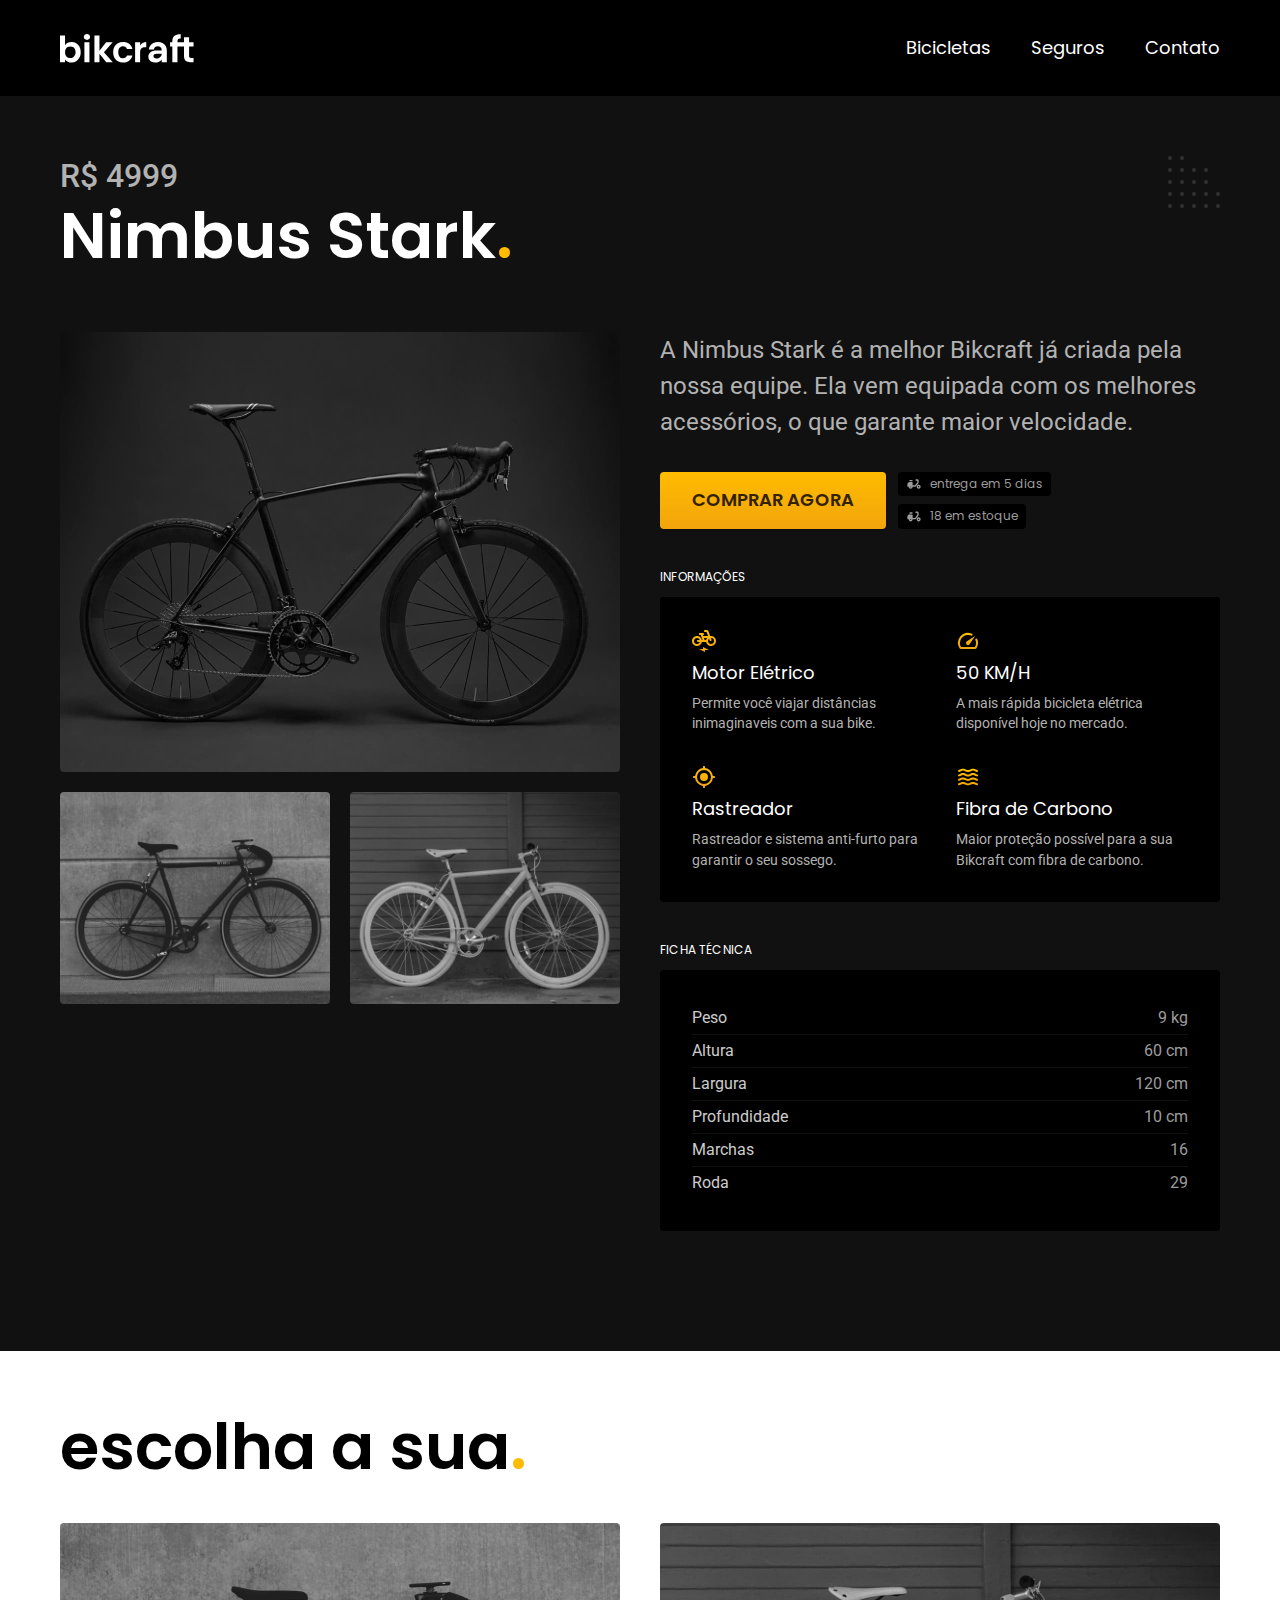
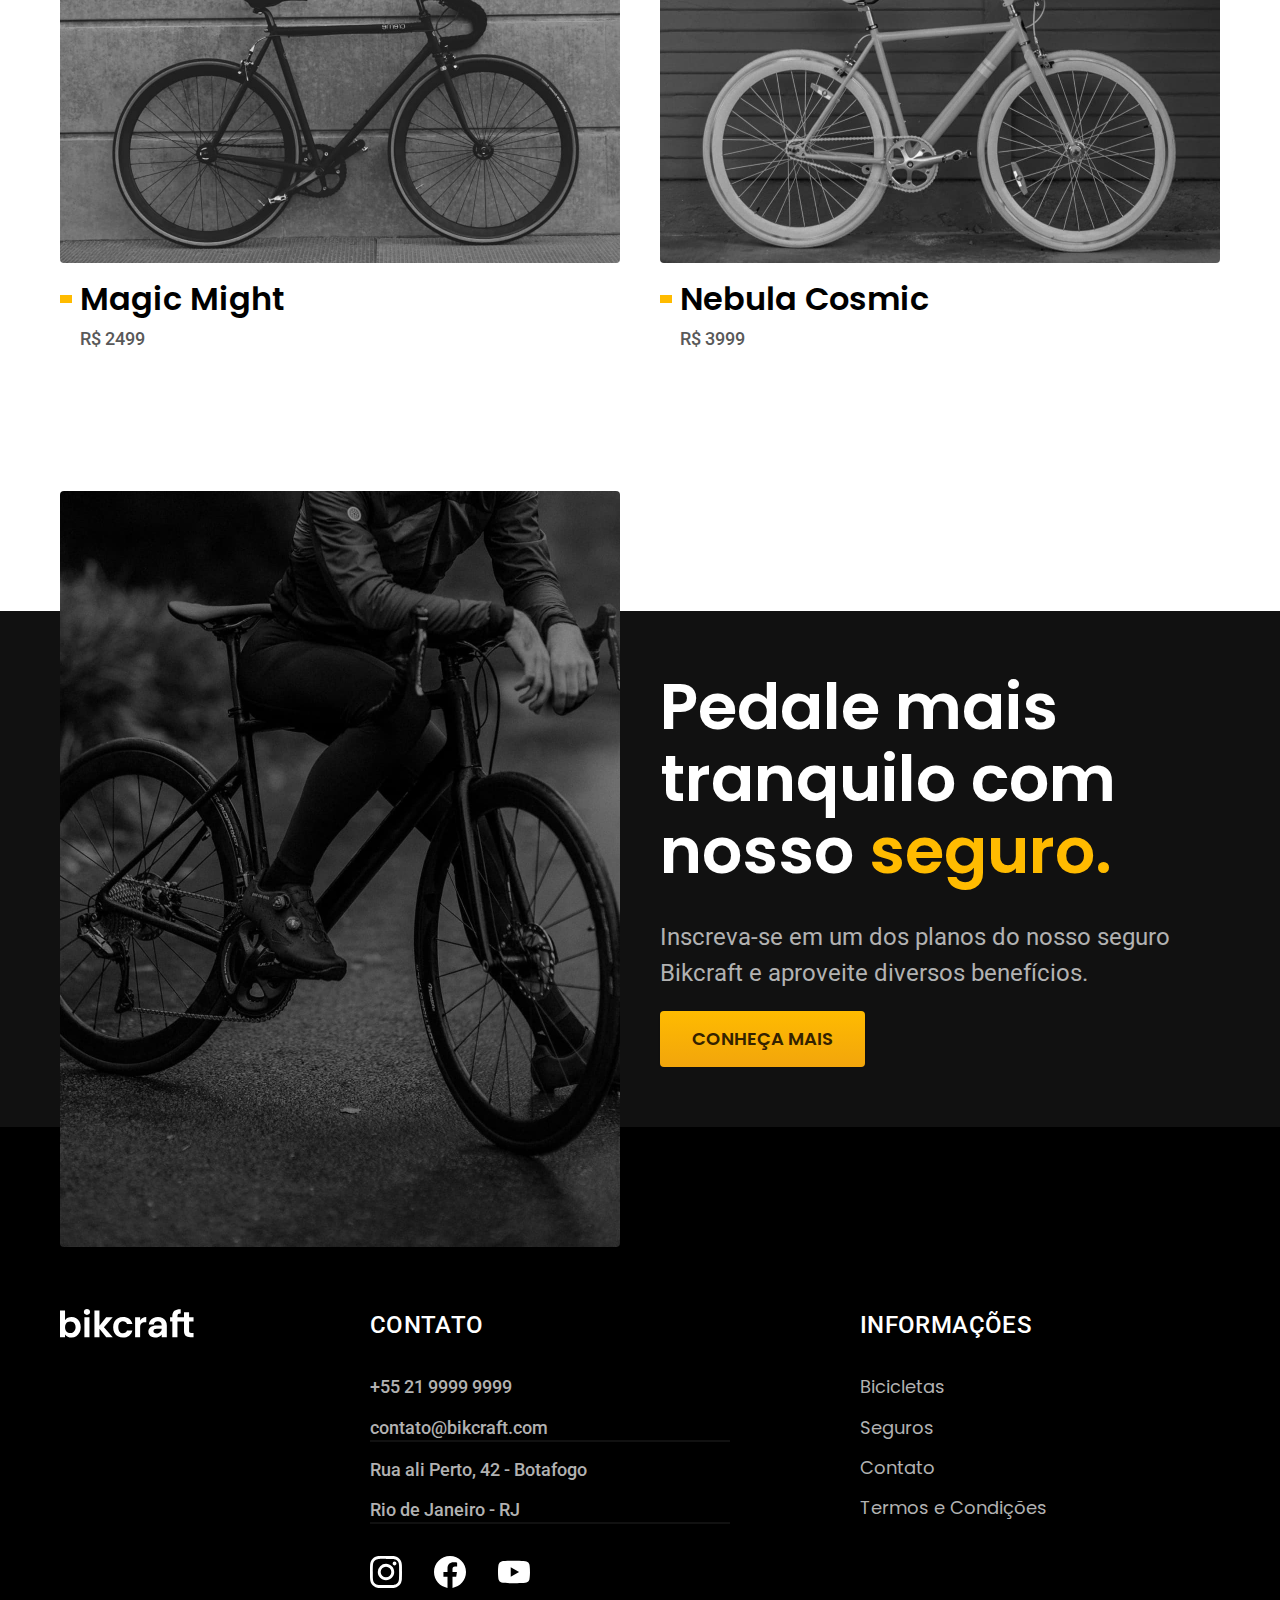
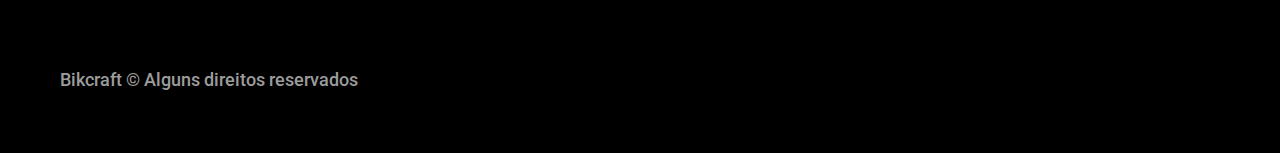
<file: bicicletas/nimbus.html>
<!DOCTYPE html>
<html lang="pt-br">
<head>
    <meta charset="UTF-8">
    <meta name="viewport" content="width=device-width, initial-scale=1.0">
    <title>Nimbus | Bikcraft</title>
    <meta name="description" content="Nimbus">

    <link rel="icon" href="../favicon.svg" type="image/svg+xml">
    <link rel="preload" href="../css/style.min.css" as="style">
    <link rel="stylesheet" href="../css/style.min.css">
    <link rel="preconnect" href="https://fonts.googleapis.com">
    <link rel="preconnect" href="https://fonts.gstatic.com" crossorigin>
    <link href="https://fonts.googleapis.com/css2?family=Merriweather:ital,wght@1,900&family=Poppins:ital,wght@0,100;0,200;0,300;0,400;0,500;0,600;0,700;0,800;0,900;1,100;1,200;1,300;1,400;1,500;1,600;1,700;1,800;1,900&family=Roboto:ital,wght@0,100;0,300;0,400;0,500;0,700;0,900;1,100;1,300;1,400;1,500;1,700;1,900&display=swap" rel="stylesheet">
    <script>document.documentElement.classList.add('js')</script>
</head>
<body id="bicicleta">
    <header class="header-bg">
        <div class="header container">
            <a href="../index.html">
                <img src="../img/bikcraft.svg" alt="bikcraft">
            </a>
            <nav aria-label="primaria">
                <ul class="header-menu cor-0 font-1-m">
                    <li><a href="../bicicletas.html">Bicicletas</a></li>
                    <li><a href="../seguros.html">Seguros</a></li>
                    <li><a href="../contato.html">Contato</a></li>
                </ul>
            </nav>
        </div>
    </header>

    <main class="titulo-bg">
        <div>
            <div class="titulo container">
                <p class="font-2-xl cor-5">R$ 4999</p>
                <h1 class="font-1-xxl cor-0">Nimbus Stark<span class="cor-p1">.</span></h1>
            </div>
        </div>
        <div class="bicicleta container">
            <div class="bicicleta-imagens">
                <img src="../img/bicicleta/nimbus1.jpg" alt="Bicicleta 1">
                <img src="../img/bicicleta/nimbus2.jpg" alt="Bicicleta 2">
                <img src="../img/bicicleta/nimbus3.jpg" alt="Bicicleta 3">
            </div>
            <div class="bicicleta-conteudo">
                <p class="font-2-l cor-5">A Nimbus Stark é a melhor Bikcraft já criada pela nossa equipe. Ela vem equipada com os melhores acessórios, o que garante maior velocidade.</p>
                <div class="bicicleta-comprar">
                    <a class="botao" href="../orcamento.html?tipo=bikcraft&produto=nimbus">Comprar Agora</a>
                    <span class="font-1-xs cor-6"><img src="../img/icones/entrega.svg" alt="">entrega em 5 dias</span>
                    <span class="font-1-xs cor-6"><img src="../img/icones/entrega.svg" alt="">18 em estoque</span>
                </div>
            
            <h2 class="font-1-xs cor-0">Informações</h2>
            <ul class="bicicleta-informacoes">
                <li>
                    <img src="../img/icones/eletrica.svg" alt="">
                    <h3 class="font-1-m cor-0">Motor Elétrico</h3>
                    <p class="font-2-xs cor-5">
                        Permite você viajar distâncias inimaginaveis com a sua bike.
                    </p>
                </li>
                <li>
                    <img src="../img/icones/velocidade.svg" alt="">
                    <h3 class="font-1-m cor-0">50 KM/H</h3>
                    <p class="font-2-xs cor-5">
                        A mais rápida bicicleta elétrica disponível hoje no mercado.
                    </p>
                </li>
                <li>
                    <img src="../img/icones/rastreador.svg" alt="">
                    <h3 class="font-1-m cor-0">Rastreador</h3>
                    <p class="font-2-xs cor-5">
                        Rastreador e sistema anti-furto para garantir o seu sossego.
                    </p>
                </li>
                <li>
                    <img src="../img/icones/carbono.svg" alt="">
                    <h3 class="font-1-m cor-0">Fibra de Carbono</h3>
                    <p class="font-2-xs cor-5">
                        Maior proteção possível para a sua Bikcraft com fibra de carbono.
                    </p>
                </li>
            </ul>
            <h2 class="font-1-xs cor-0">Ficha Técnica</h2>
            <ul class="bicicleta-ficha font-2-s cor-4">
                <li>Peso <span>9 kg</span></li>
                <li>Altura <span>60 cm</span></li>
                <li>Largura <span>120 cm</span></li>
                <li>Profundidade <span>10 cm</span></li>
                <li>Marchas <span>16</span></li>
                <li>Roda <span>29</span></li>
            </ul>
            </div>
        </div>
    </main>

    <article class="bicicletas-lista container">
        <h2 class="font-1-xxl">escolha a sua<span class="cor-p1">.</span></h2>
        <ul>
            <li>
                <a href="./magic.html">
                    <img src="../img/bicicletas/magic.jpg" alt="bicleta preta">
                    <h3 class="font-1-xl">Magic Might</h3>
                    <span class="font-2-m cor-8">R$ 2499</span>
                </a>
            </li>
            <li>
                <a href="./nebula.html">
                    <img src="../img/bicicletas/nebula.jpg" alt="bicleta preta">
                    <h3 class="font-1-xl">Nebula Cosmic</h3>
                    <span class="font-2-m cor-8">R$ 3999</span>
                </a>
            </li>
        </ul>
    </article>

    <article class="seguro-bg">
        <div class="seguro container">
            <div class="seguro-imagem">
                <img src="../img/fotos/seguros.jpg" alt="Pessoa parada em cima de uma bicicleta">
            </div>
            <div class="seguro-conteudo">
                <h2 class="font-1-xxl cor-0">Pedale mais tranquilo com nosso <span class="cor-p1">seguro.</span></h2>
                <p class="font-2-l cor-5">Inscreva-se em um dos planos do nosso seguro Bikcraft e aproveite diversos benefícios.</p>
                <a class="botao" href="../seguros.html">Conheça Mais</a>
            </div>
        </div>
    </article>

    <footer class="footer-bg">
        <div class="footer container">
            <img src="../img/bikcraft.svg" alt="Bikcraft">
            <div class="footer-contato">
                <h3 class="font-2-l-b cor-0">Contato</h3>
                <ul class="font-2-m cor-5">
                    <li><a href="tel:+552199999999">+55 21 9999 9999</a></li>
                    <li><a href="mailto:contato@bikcraft.com">contato@bikcraft.com</a></li>
                    <li>Rua ali Perto, 42 - Botafogo</li>
                    <li>Rio de Janeiro - RJ</li>
                </ul>
                <div class="footer-redes">
                    <a href="./">
                        <img src="../img/redes/instagram.svg" alt="Instagram">
                    </a>
                    <a href="./">
                        <img src="../img/redes/facebook.svg" alt="Facebook">
                    </a>
                    <a href="./">
                        <img src="../img/redes/youtube.svg" alt="Youtube">
                    </a>
                </div>
            </div>
            <div class="footer-informacoes">
                <h3 class="font-2-l-b cor-0">Informações</h3>
                <nav>
                    <ul class="font-1-m cor-5">
                        <li><a href="../bicicletas.html">Bicicletas</a></li>
                        <li><a href="../seguros.html">Seguros</a></li>
                        <li><a href="../contato.html">Contato</a></li>
                        <li><a href="../termos.html">Termos e Condições</a></li>
                    </ul>
                </nav>
            </div>
            <p class="footer-copy font-2-m cor-6">Bikcraft © Alguns direitos reservados</p>
        </div>
    </footer>

<script src="../js/script.js"></script>
</body>
</html>
</file>
<file: css/style.min.css>
body{margin:0;font-family:Arial,Helvetica,sans-serif}blockquote,dd,h1,h2,h3,h4,p,ul{margin:0}ul{padding:0;list-style:none}a{text-decoration:none;color:inherit}img{max-width:100%;height:auto;display:block}img[src$=".jpg"]{border-radius:4px}.font-1-xs{font:400 0.75rem/1.35 Poppins,sans-serif}.font-2-xs{font:400 0.875rem/1.43 Roboto,sans-serif}.font-1-s{font:400 1rem/1.5 Poppins,sans-serif}.font-2-s{font:400 1rem/1.5 Roboto,sans-serif}.font-1-m,.font-1-m-b{font:400 1.125rem/1.35 Poppins,sans-serif}.font-1-m-b{font-weight:600}.font-2-m{font:500 1.125rem/1.35 Roboto,sans-serif}.font-1-l{font:400 1.5rem/1.5 Poppins,sans-serif}.font-2-l,.font-2-l-b{font:400 1.5rem/1.5 Roboto,sans-serif}.font-2-l-b{font-weight:500;letter-spacing:.015em;text-transform:uppercase}.font-1-xl{font:600 2rem/1.25 Poppins,sans-serif}.font-2-xl{font:500 2rem/1.25 Roboto,sans-serif}.font-1-xxl{font:600 4rem/1.125 Poppins,sans-serif}@media (max-width:1200px){.font-1-xxl{font-size:3rem}.font-2-l,.font-2l-b{font-size:1.125rem}}@media (max-width:800px){.font-1-xxl{font-size:2rem}.font-1-xl,.font-2-xl{font-size:1.5rem}}:root{--cor-0:#ffffff;--cor-1:#f7f7f7;--cor-2:#EDEDED;--cor-3:#DEDEDE;--cor-4:#CCCCCC;--cor-5:#b2b2b2;--cor-6:#9C9C9C;--cor-7:#717171;--cor-8:#595959;--cor-9:#404040;--cor-10:#2e2e2e;--cor-11:#111111;--cor-12:#000000;--cor-p1:#ffbb00;--cor-p2:#E4A30B;--cor-p3:#A66F00;--cor-p4:#664400;--cor-p5:#332200}.cor-0{color:var(--cor-0)}.cor-1{color:var(--cor-1)}.cor-2{color:var(--cor-2)}.cor-3{color:var(--cor-3)}.cor-4{color:var(--cor-4)}.cor-5{color:var(--cor-5)}.cor-6{color:var(--cor-6)}.cor-7{color:var(--cor-7)}.cor-8{color:var(--cor-8)}.cor-9{color:var(--cor-9)}.cor-10{color:var(--cor-10)}.cor-11{color:var(--cor-11)}.cor-12{color:var(--cor-12)}.cor-p1{color:var(--cor-p1)}.cor-p2{color:var(--cor-p2)}.cor-p3{color:var(--cor-p3)}.cor-p4{color:var(--cor-p4)}.cor-p5{color:var(--cor-p5)}.js .fadeInDown{transform:translate3d(0,-20px,0)}.js .fadeInUp{transform:translate3d(0,20px,0)}.js .fadeInRight{transform:translate3d(20px,0,0)}.js .fadeInLeft{transform:translate3d(-20px,0,0)}.js [data-anime]{opacity:0}.js .anime{opacity:1;transform:none;transition:transform .8s,opacity .8s}.header-bg{background-color:var(--cor-12)}.header{display:flex;flex-wrap:wrap;gap:20px;justify-content:space-between;align-items:center;padding-top:20px;padding-bottom:20px}.header-menu{display:flex;flex-wrap:wrap;gap:40px}.header-menu a{display:inline-block;padding:16px 0;position:relative}.header-menu a::after{content:'';display:block;height:2px;width:0;background:var(--cor-0);margin-top:4px;transition:.3s;position:absolute}.header-menu a.ativo::after,.header-menu a:hover:after{width:100%}@media (max-width:800px){.header-menu{gap:20px}.header-menu a{background:var(--cor-11);padding:12px 16px;border-radius:4px}.header-menu a:hover{background-color:var(--cor-10)}.header a:after{display:none}}@media (max-width:600px){.header-menu{gap:12px}.header-menu a{background:var(--cor-11);font-size:14px}}.footer-bg{background-color:var(--cor-12)}.footer{display:grid;grid-template-columns:3fr 5fr 4fr;gap:40px;padding-top:60px;padding-bottom:60px}.footer h3{margin-bottom:32px}.footer-contato ul{margin-bottom:32px}.footer-contato li:nth-child(2n):after{content:"";display:block;max-width:360px;height:2px;background:var(--cor-11)}.footer li{margin-bottom:16px}.footer-redes{display:flex;gap:32px}.footer a:hover{color:var(--cor-0)}.footer-copy{grid-column:1/-1;margin-top:40px}@media (max-width:800px){.footer>img{display:none}.footer{grid-template-columns:1fr 1fr}}@media (max-width:600px){.footer{grid-template-columns:1fr;gap:60px}.footer-copy{margin-top:0}}.container{box-sizing:border-box;max-width:1200px;padding-left:20px;padding-right:20px;margin-left:auto;margin-right:auto}.botao{display:inline-block;padding:16px 32px;background:linear-gradient(#fb0,#f2a50c);border-radius:4px;box-shadow:0 1px 2px rgba(0,0,0,.1);text-transform:uppercase;color:var(--cor-p5);font:600 1.125rem/1.35 Poppins,sans-serif;max-width:max-content;border:none;cursor:pointer}.botao:hover{background:linear-gradient(#ffb60d,#e59317)}.botao.secundario{background:var(--cor-10);color:var(--cor-2)}.botao.secundario:hover{background:var(--cor-9)}.botao.seta{display:flex;align-items:center}.botao.seta::after{content:'';display:inline-block;width:18px;height:10px;margin-left:12px;background:url("../img/icones/seta.svg");transition:transform .2s}.botao.seta:hover:after{transform:translateX(4px)}@media (max-width:600px){.botao{padding:12px 16px;font-size:1rem}}.link{display:inline-block;color:var(--cor-p1);font:500 1.5rem/1.5 Poppins,sans-serif;text-transform:uppercase}.link::after{content:'';display:block;width:100%;height:4px;background-color:currentColor}.link:hover{color:var(--cor-0)}.titulo-bg{padding-top:60px;padding-bottom:60px;background-color:var(--cor-11)}.titulo{background:url("../img/dec/top-right.svg") no-repeat top right 20px}.titulo p{margin-bottom:4px}@media (max-width:800px){.titulo-bg{padding-top:40px;padding-bottom:40px}.titulo p{font-size:1rem;text-transform:lowercase;font-weight:400}}.form{display:grid;grid-template-columns:1fr 1fr;gap:20px}.form label{display:block;font:400 1rem/1.5 Poppins,sans-serif;margin-bottom:4px}.form .col-2{grid-column:span 2}.form input[type=email],.form input[type=text],.form textarea{font:400 1rem/1.5 Roboto,sans-serif;background:var(--cor-1);border:1px solid var(--cor-2);padding:12px;border-radius:4px;width:100%;box-sizing:border-box}.form input[type=email]:focus,.form input[type=text]:focus,.form textarea:focus{outline:0;border-color:var(--cor-p1);background:var(--cor-0);box-shadow:0 0 0 2px #fea}@media (max-width:600px){.form{grid-template-columns:1fr}.form .col-2{grid-column:1}}.introducao-bg{background:var(--cor-12) url('../img/dec/bottom-left.svg') no-repeat bottom 160px left 20px;box-shadow:inset 0 -120px var(--cor-0)}.introducao{display:grid;grid-template-columns:1fr 1fr;gap:0 40px}.introducao-conteudo{align-self:end;padding-bottom:200px}.introducao img{width:100%;height:100%;object-fit:cover;border-radius:4px}.introducao h1{margin-bottom:32px}.introducao p{margin-bottom:20px}@media (max-width:800px){.introducao-bg{background:var(--cor-11);padding-top:40px;box-shadow:inset 0 -60px #fff}.introducao{grid-template-columns:1fr;gap:32px}.introducao-conteudo{padding-bottom:0}.introducao h1{margin-bottom:16px}.introducao img{height:300px;width:100%}}.tecnologia-bg{background-color:var(--cor-11);box-shadow:inset 0 80px var(--cor-0),inset 0 -80px var(--cor-0)}.tecnologia{display:grid;grid-template-columns:1fr 1fr;gap:40px}.tecnologia-imagem img{width:100%;height:100%;object-fit:cover;object-position:left}.tecnologia-conteudo{padding-top:160px;padding-bottom:160px}.tecnologia-conteudo>span{display:block;margin-bottom:20px}.tecnologia-conteudo h2{margin-bottom:32px}.tecnologia-conteudo>p{margin-bottom:20px}.tecnologia-conteudo a{margin-bottom:80px}.tecnologia-vantagens{display:flex;gap:40px}.tecnologia-vantagens h3{margin-bottom:8px;width:max-content}.tecnologia-vantagens img{width:24px;margin-bottom:8px}@media (max-width:800px){.tecnologia-bg{box-shadow:initial}.tecnologia{grid-template-columns:1fr}.tecnologia-conteudo{padding-bottom:60px;padding-top:60px}.tecnologia-imagem{display:none}.tecnologia a{margin-bottom:60px}}@media (max-width:600px){.tecnologia-vantagens{flex-direction:column}}.parceiros{padding-top:60px;padding-bottom:120px}.parceiros h2{margin-bottom:60px}.parceiros ul{padding:0 20px;max-width:1400px;display:grid;grid-template-columns:repeat(4,1fr);margin:0 auto}.parceiros li{display:flex;padding:32px;border-left:2px solid var(--cor-2)}.parceiros img{margin:auto}.parceiros li:first-child,.parceiros li:nth-child(5){border-left:none}.parceiros li:nth-child(n+5){border-top:2px solid var(--cor-2)}@media (max-width:800px){.parceiros{padding-bottom:60px}.parceiros li{display:flex;padding:20px}.parceiros h2{margin-bottom:20px}.parceiros ul{grid-template-columns:repeat(2,1fr)}.parceiros li:nth-child(n+3){border-top:2px solid var(--cor-2)}.parceiros li:nth-child(odd){border-left:none}}.depoimento{display:grid;grid-template-columns:1fr 1fr;background-color:var(--cor-p1);overflow:hidden}.depoimento img{width:100%;height:100%;object-fit:cover;border-radius:0}.depoimento-conteudo{padding:40px 40px 80px 80px;align-self:end;background:url('../img/dec/bottom-right.svg') no-repeat bottom 40px right 40px}.depoimento-conteudo p{max-width:32ch;font-family:Merriweather,serif;font-style:italic;font-weight:900;margin-bottom:32px;position:relative}.depoimento p::after,.depoimento p::before{content:"“";font-size:5rem;color:var(--cor-p2);position:absolute}.depoimento p::before{content:"“";left:-50px;top:-20px}.depoimento p::after{content:"”"}@media (min-width:1200px){.depoimento img{max-height:520px}}@media (max-width:800px){.depoimento{grid-template-columns:1fr;text-align:center}.depoimento img{max-height:200px}.depoimento-conteudo{padding:40px 20px;justify-self:center}}.bicicletas-lista{padding-top:60px;padding-bottom:120px}.bicicletas-lista h2{margin-bottom:40px}.bicicletas-lista ul{display:flex;gap:40px;padding:0 20px 20px 20px;max-width:1400px;margin-left:auto;margin-right:auto;overflow-x:auto}#bicicleta .bicicletas-lista ul{padding:0 0 20px 0}.bicicletas-lista li{flex:1;min-width:280px}.bicicletas-lista a{display:block}.bicicletas-lista img{margin-bottom:16px}.bicicletas-lista h3{margin-bottom:8px;display:flex;align-items:center}.bicicletas-lista h3::before{content:"";display:inline-block;height:8px;width:12px;margin-right:8px;background-color:var(--cor-p1);transition:width .2s}.bicicletas-lista a:hover h3::before{width:24px}.bicicletas-lista li span{padding-left:20px}@media (max-width:800px){.bicicletas-lista{padding-bottom:60px}.bicicletas-lista ul{gap:20px}}.bicicletas-bg{background-image:linear-gradient(to right,var(--cor-0) 30%,var(--cor-11) 0)}.bicicletas{display:grid;grid-template-columns:1fr 1fr;gap:40px;padding-top:60px;padding-bottom:60px;background:url("../img/dec/top-right.svg") no-repeat top 40px right 20px}.bicicletas-imagem{display:grid}.bicicletas-imagem img{grid-area:1/1}.bicicletas-imagem span{background:var(--cor-12);grid-area:1/1;margin-top:20px;place-self:start end;display:inline-block;padding:8px 16px 8px 8px;border-radius:4px 0 0 4px}.bicicletas-conteudo{display:grid;grid-template-columns:1fr auto;align-content:start}.bicicletas h2,.bicicletas p{grid-column:1/-1}.bicicletas h2{margin-bottom:20px}.bicicletas h2::before{content:"";display:block;width:12px;height:8px;background-color:var(--cor-p1);margin-bottom:8px}.bicicletas p{margin-bottom:32px}.bicicletas a{place-self:end}.bicicletas li{display:flex;align-items:center}.bicicletas ul{display:grid;gap:16px}.bicicletas-conteudo img{width:24px;margin-right:8px}@media (max-width:800px){.bicicletas-bg{background:var(--cor-11)}.bicicletas{grid-template-columns:1fr;gap:20px;padding-top:40px;padding-bottom:40px}}@media (max-width:600px){.bicicletas-conteudo{grid-template-columns:1fr}.bicicletas ul{grid-template-columns:1fr 1fr;margin-bottom:32px;font-size:1rem}.bicicletas a{place-self:start}}.bicicleta{display:grid;grid-template-columns:1fr 1fr;align-items:start;gap:40px;padding-top:60px;padding-bottom:60px}#bicicleta .titulo p{text-transform:uppercase}.bicicleta-imagens{display:flex;flex-wrap:wrap;gap:20px}.bicicleta-imagens img{flex:1;min-width:200px}.bicicleta-imagens img:first-child{min-width:100%}.bicicleta-conteudo>p{margin-bottom:32px}.bicicleta-comprar{display:grid;grid-template-columns:max-content auto;align-items:center;justify-items:start;gap:8px 12px;margin-bottom:40px}.bicicleta-comprar a{grid-row:span 2}.bicicleta-comprar span{display:flex;line-height:center;background-color:var(--cor-12);gap:8px;padding:4px 8px;border-radius:4px}.bicicleta-conteudo h2{text-transform:uppercase;letter-spacing:.015em;margin-bottom:12px}.bicicleta-ficha,.bicicleta-informacoes{padding:32px;background-color:var(--cor-12);border-radius:4px}.bicicleta-informacoes{margin-bottom:40px;display:grid;grid-template-columns:1fr 1fr;gap:32px}.bicicleta-informacoes img{width:24px;margin-bottom:8px}.bicicleta-informacoes h3{margin-bottom:8px}.bicicleta-ficha li{padding:4px 0;display:flex;justify-content:space-between;border-bottom:1px solid var(--cor-11)}.bicicleta-ficha li:last-child{border-bottom:none}.bicicleta-ficha span{color:var(--cor-6)}@media (max-width:800px){.bicicleta{grid-template-columns:1fr;padding-top:40px;padding-bottom:40px}.bicicleta-imagens{grid-row:2}}@media (max-width:400px){.bicicleta-informacoes{grid-template-columns:1fr}.bicicleta-comprar{grid-template-columns:1fr}}.seguro-bg{background-color:var(--cor-11);box-shadow:inset 0 120px var(--cor-0),inset 0 -120px var(--cor-12)}.seguro{display:grid;grid-template-columns:1fr 1fr;gap:40px}.seguro-imagem img{width:100%;height:100%;object-fit:cover}.seguro-conteudo{padding-top:180px;padding-bottom:180px}.seguro h2{margin-bottom:32px}.seguro p{margin-bottom:20px}@media (max-width:800px){.seguro-bg{box-shadow:inset 0 -60px var(--cor-12)}.seguro{grid-template-columns:1fr}.seguro-conteudo{grid-row:1;padding-top:40px;padding-bottom:0}}.seguros-bg{background:var(--cor-11)}.seguros{padding-top:60px;padding-bottom:60px;display:grid;grid-template-columns:1fr 1fr;gap:40px;align-items:center}#seguros .seguros{padding-top:0}.seguros h2{grid-column:1/-1}.seguros-item{background-color:var(--cor-12);padding:32px 32px 32px 60px;display:grid;grid-template-columns:1fr auto;border-radius:4px}.seguros-item h3{margin-bottom:40px}.seguros-item span{grid-column:2;display:block;text-align:right}.seguros-item ul{grid-column:1/-1;margin-bottom:32px}.seguros-item li+li{margin-top:20px}.seguros-item li{display:flex;align-items:center;position:relative}.seguros-item li::before{content:'';display:inline-block;width:13px;height:9px;background-image:url("../img/icones/lista.svg");position:absolute;left:-21px}.seguros-item a{grid-column:1/-1}@media (max-width:800px){.seguros{grid-template-columns:1fr}}.vantagens-bg{background-color:var(--cor-12)}.vantagens{padding-top:120px;padding-bottom:120px}.vantagens h2{margin-bottom:60px}.vantagens ul{display:grid;grid-template-columns:repeat(auto-fit,minmax(280px,max-content));gap:40px 80px}.vantagens h3,.vantagens img{margin-bottom:8px}@media (max-width:800px){.vantagens{padding-top:60px;padding-bottom:60px}.vantagens h2{margin-bottom:40px}.vantagens ul{gap:20px}}.perguntas{padding-top:120px;padding-bottom:120px}.perguntas h2{margin-bottom:60px}.perguntas dl>div{padding:20px;border-radius:4px}.perguntas dl>div:nth-child(odd){background-color:var(--cor-1)}.perguntas button{display:grid;grid-template-columns:auto 1fr auto;align-items:center;gap:8px;cursor:pointer;border:none;background:0 0;width:100%;text-align:left}.perguntas button::before{content:"";display:inline-block;width:12px;height:8px;background-color:var(--cor-p1)}.perguntas button::after{content:"";display:inline-block;width:14px;height:6px;background:url("../img/icones/seta-abrir.svg");transition:.3s}.perguntas button:hover::after,.perguntas button[aria-expanded=true]::after{transform:rotate(180deg)}.js .perguntas dd{display:none}.js .perguntas dd.ativa{display:block}.perguntas dd{padding-left:20px;padding-top:16px;max-width:80ch}@media (max-width:800px){.perguntas{padding-top:60px;padding-bottom:60px}.perguntas h3{margin-bottom:40px}}#contato{background:linear-gradient(var(--cor-11) 600px,var(--cor-1) 0)}.contato{display:grid;grid-template-columns:5fr 7fr}.contato-dados,.contato-formulario{padding:60px;box-shadow:0 1px 2px rgba(0,0,0,.1)}.contato-dados{border-radius:5px 0 0 5px;background:var(--cor-12) url("../img/dec/bottom-left.svg") no-repeat bottom 20px left 20px}.contato-formulario{border-radius:0 5px 5px 0;background:var(--cor-0) url("../img/dec/bottom-right.svg") no-repeat bottom 20px right 20px}.contato-dados h2{margin-bottom:60px}.contato-endereco{margin-bottom:32px;padding-left:28px;background:url("../img/icones/local.svg") no-repeat 0 2px}.contato-endereco p{margin-bottom:8px}.contato-meios a{display:block;max-width:max-content;margin-bottom:8px;padding-left:28px}.contato-meios a:hover{color:var(--cor-0)}.contato-meios a:first-child{background:url("../img/icones/email.svg") no-repeat 0 2px}.contato-meios a:nth-child(2){margin-bottom:32px}.contato-meios a:nth-child(3){background:url("../img/icones/telefone.svg") no-repeat 0 2px;margin-bottom:60px}.contato-redes{display:flex;gap:32px;padding-left:28px}@media (max-width:800px){.contato{grid-template-columns:1fr}.contato-dados,.contato-formulario{padding:20px}.contato-dados{border-radius:5px 5px 0 0;background:var(--cor-12)}.contato-formulario{border-radius:0 0 5px 5px}.contato-dados h2,.contato-meios a:nth-child(3){margin-bottom:32px}.contato-redes{margin-bottom:12px}}.lojas{display:grid;grid-template-columns:1fr 1fr;gap:0 40px;padding-top:120px;padding-bottom:120px}.lojas h2{grid-column:1/-1;margin-bottom:60px}.lojas img{border-radius:4px 4px 0 0}.lojas-item{border-radius:4px;background:var(--cor-0);box-shadow:0 1px 2px rgba(0,0,0,.1)}.lojas-conteudo{display:grid;grid-template-columns:1fr 1fr;gap:32px 16px;padding-left:32px}.lojas-conteudo h3,.lojas-tempo{grid-column:1/-1}.lojas-dados{display:grid;gap:8px;border-left:2px solid var(--cor-2);padding-left:12px}.lojas-tempo{display:flex;align-items:center;gap:8px}@media (max-width:800px){.lojas{gap:20px;padding-top:60px;padding-bottom:60px}.lojas h2{margin-bottom:32px}.lojas-conteudo{grid-template-columns:1fr}}@media (max-width:600px){.lojas{grid-template-columns:1fr}}#orcamento{background:linear-gradient(var(--cor-11) 600px,var(--cor-1) 0)}.orcamento{display:grid;grid-template-columns:5fr 7fr;padding-bottom:120px}.orcamento h2{text-transform:uppercase;position:relative;display:flex;align-items:center}.orcamento h2::before{content:'';display:inline-block;width:4px;height:8px;background-color:var(--cor-p1);position:absolute;left:-12px}.orcamento-dados,.orcamento-produto{padding:60px;box-shadow:0 1px 2px rgba(0,0,0,.1)}.orcamento-produto{border-radius:5px 0 0 5px;background:var(--cor-12) url("../img/dec/bottom-left.svg") no-repeat bottom 20px left 20px;display:grid;grid-template-columns:1fr 1fr;gap:20px;align-content:start}.orcamento-produto label{font:400 1rem/1.5 Poppins,sans-serif;color:var(--cor-4);background-color:var(--cor-10);padding:12px 16px;border-radius:4px;cursor:pointer;display:grid;grid-template-columns:auto 1fr auto;align-items:center;border:1px solid var(--cor-10)}.orcamento-produto input:checked+label{background:var(--cor-0);color:var(--cor-11)}.orcamento-produto label::before{content:'';display:inline-block;box-sizing:border-box;width:12px;height:12px;border:1px solid var(--cor-6);border-radius:50%;margin-right:8px}.orcamento-produto label:hover{background-color:var(--cor-9);border-color:var(--cor-9)}.orcamento-produto input:focus+label{box-shadow:0 0 0 2px var(--cor-p1);border-color:var(--cor-12)}.orcamento-produto label:focus{background-color:var(--cor-9);box-shadow:0 0 0 2px var(--cor-p1)}.orcamento-produto label span{display:none}.orcamento-produto input:checked+label span{display:inline-block}.orcamento-produto input:checked+label::before{border-color:var(--cor-7);box-shadow:inset 0 0 0 3px var(--cor-0),inset 0 0 0 6px var(--cor-7)}.orcamento-produto input{opacity:0;position:absolute;pointer-events:none}.orcamento-produto>*{grid-column:1/-1}.orcamento-produto>label{grid-column:initial}.orcamento-dados{border-radius:0 5px 5px 0;background:var(--cor-0) url("../img/dec/bottom-right.svg") no-repeat bottom 20px right 20px}.orcamento-conteudo{display:none}.orcamento-conteudo h2,.orcamento-dados h2:nth-of-type(n+2){margin-top:20px}#bikcraft:checked~#orcamento-bikcraft,#seguro:checked~#orcamento-seguro{display:grid;gap:20px}.orcamento-detalhes{display:none;background:var(--cor-0);padding:20px;grid-template-columns:1fr 1fr;border-radius:4px;align-items:center}.orcamento-detalhes h2{display:flex;align-items:center;margin-bottom:8px}.orcamento-detalhes li img{width:16px;margin-right:8px}.orcamento-produto input:checked+label+.orcamento-detalhes{display:grid}@media (max-width:1200px){.orcamento-dados,.orcamento-produto{padding:32px}}@media (max-width:800px){.orcamento{grid-template-columns:1fr}.orcamento-produto{border-radius:5px 5px 0 0;background:var(--cor-12)}.orcamento-dados{border-radius:0 0 5px 5px}}@media (max-width:400px){.orcamento-produto{grid-template-columns:1fr}}.termos{padding-top:80px;padding-bottom:80px}.termos h2{font-weight:600;margin-bottom:20px}.termos p+h2{margin-top:40px}.termos p{max-width:75ch;margin-bottom:24px}
</file>
